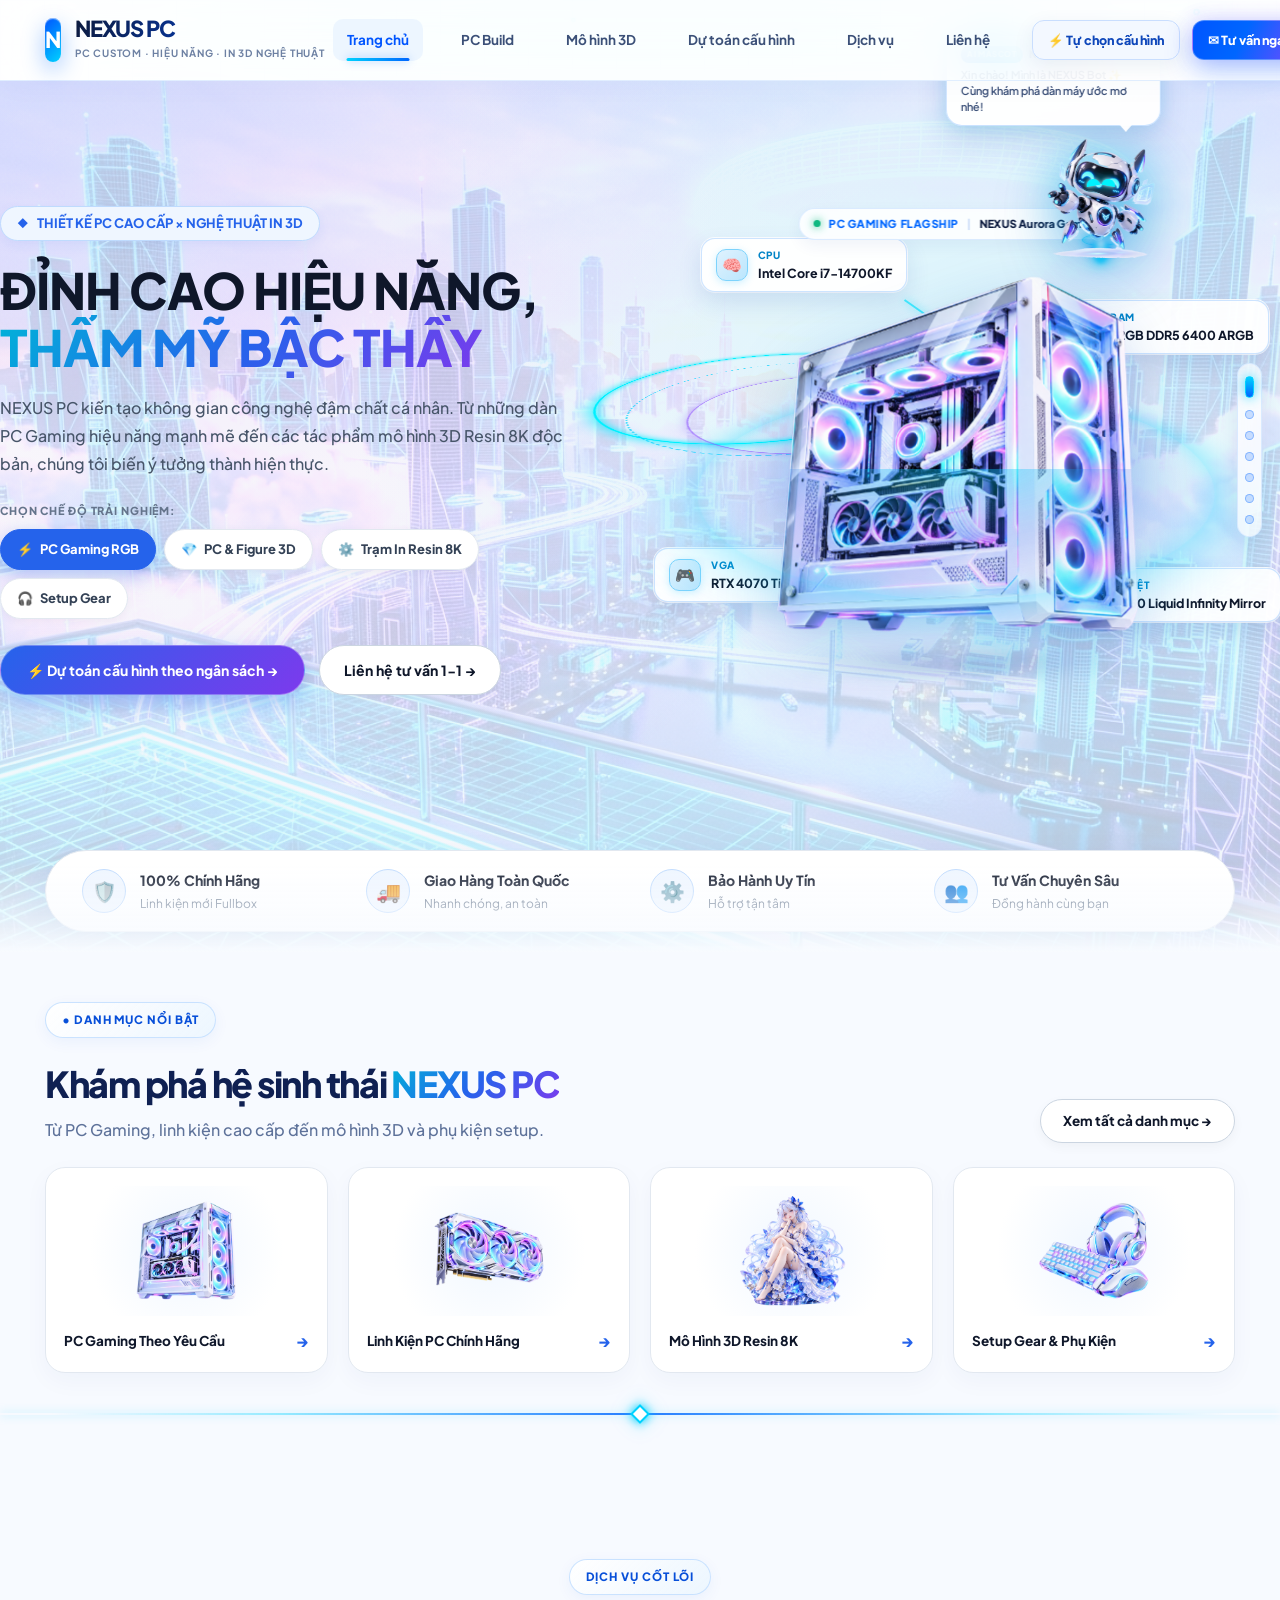
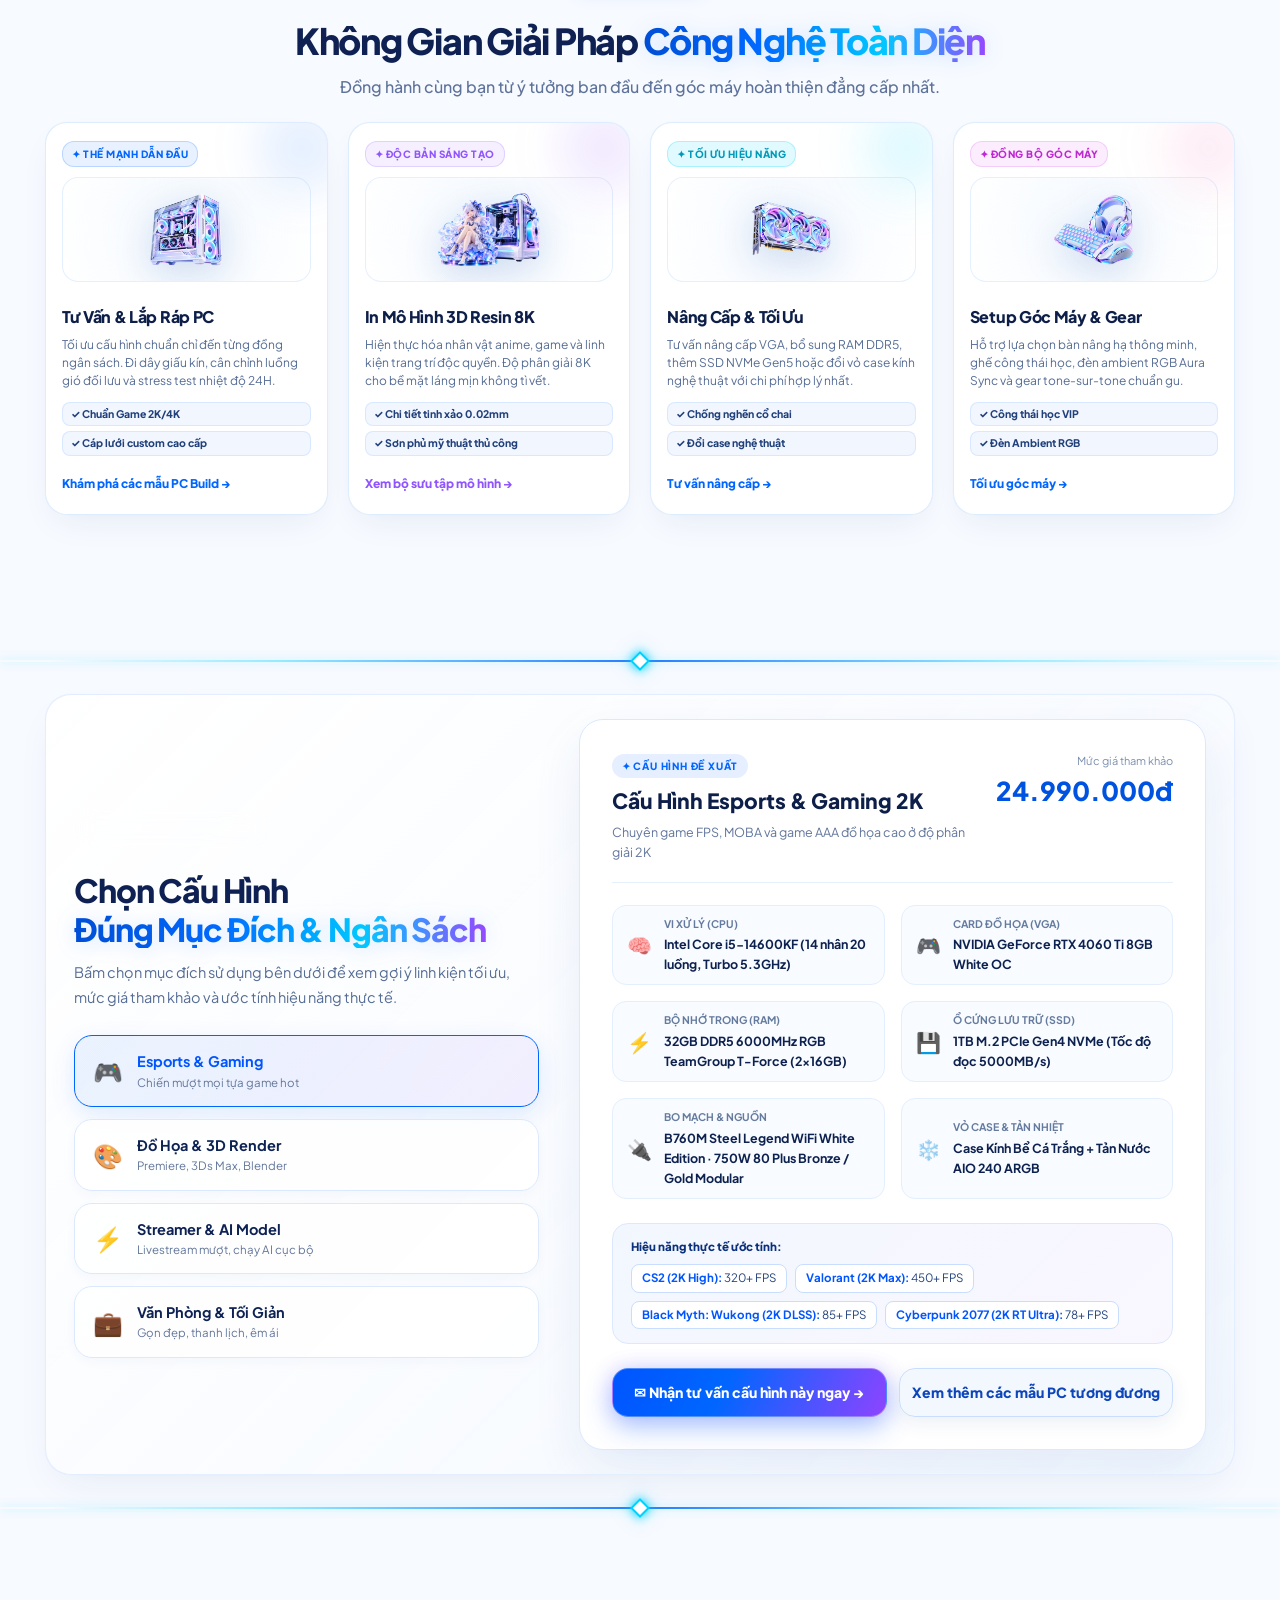
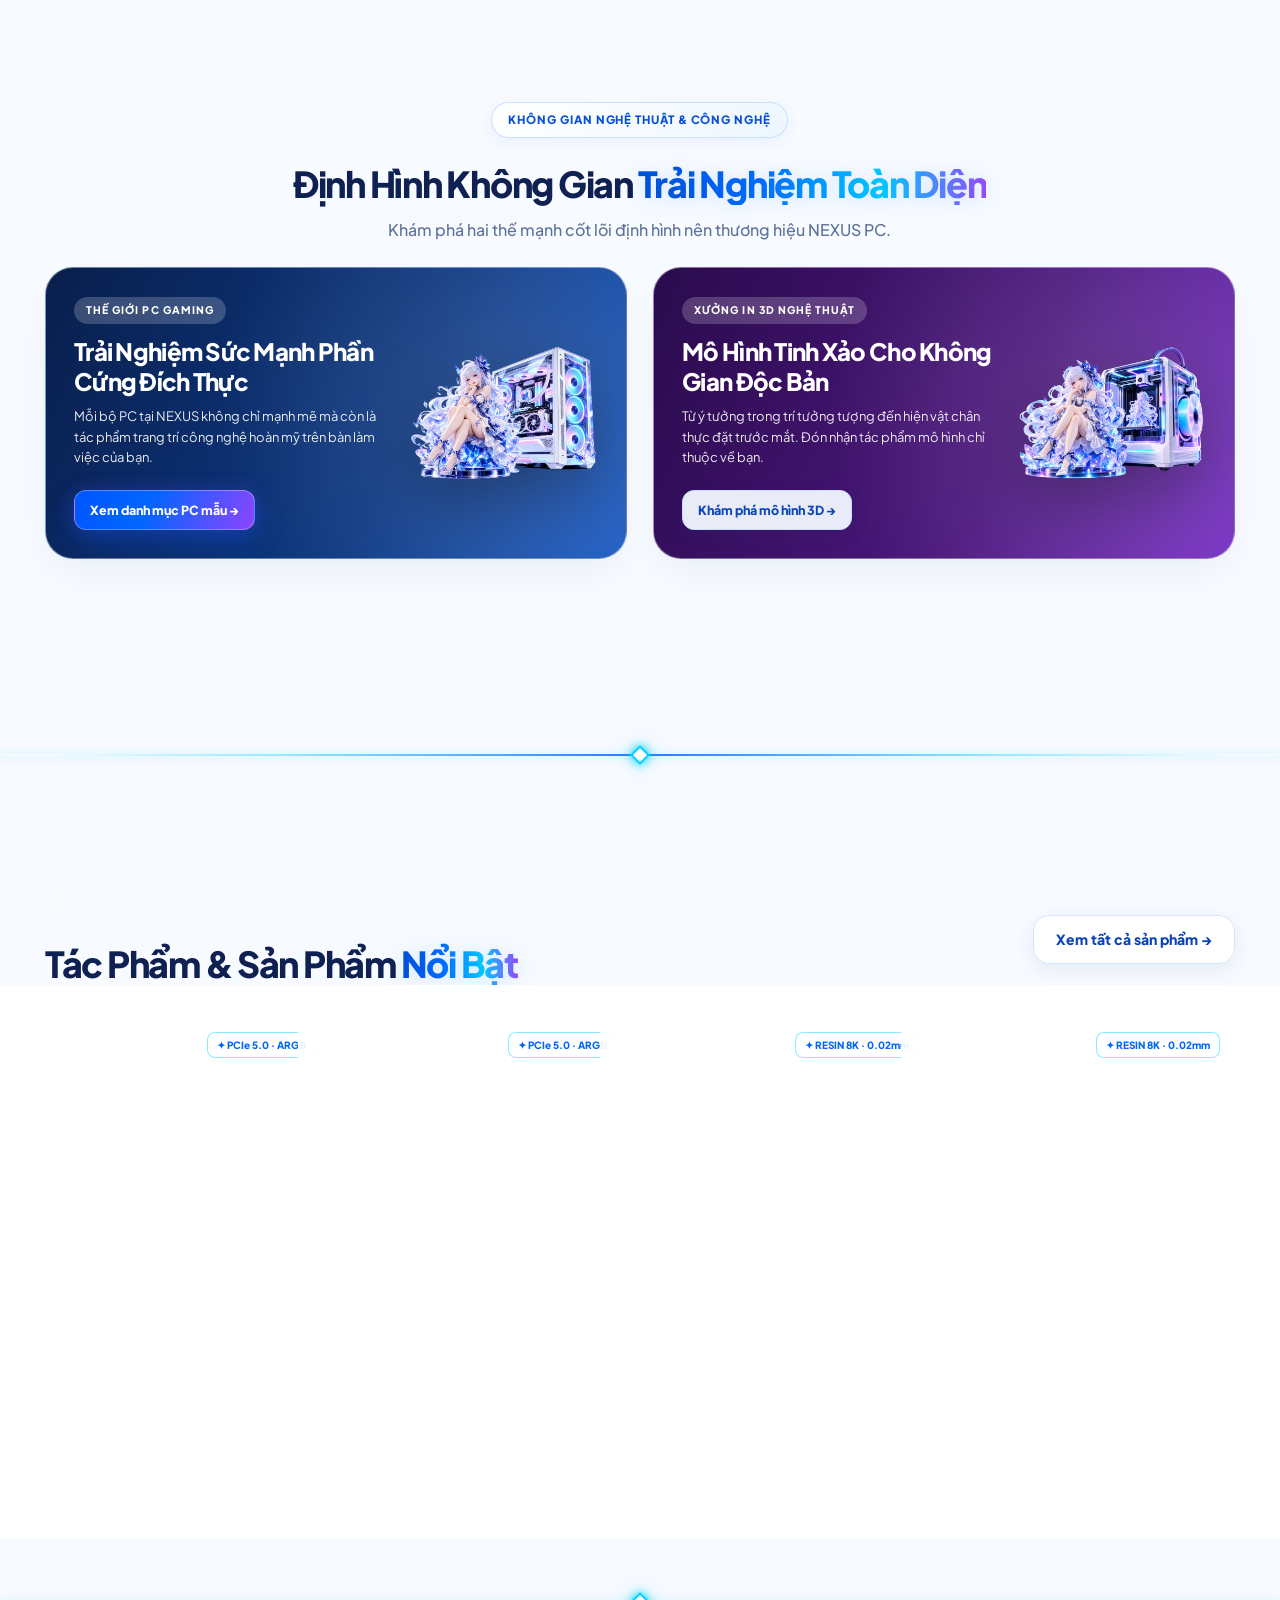
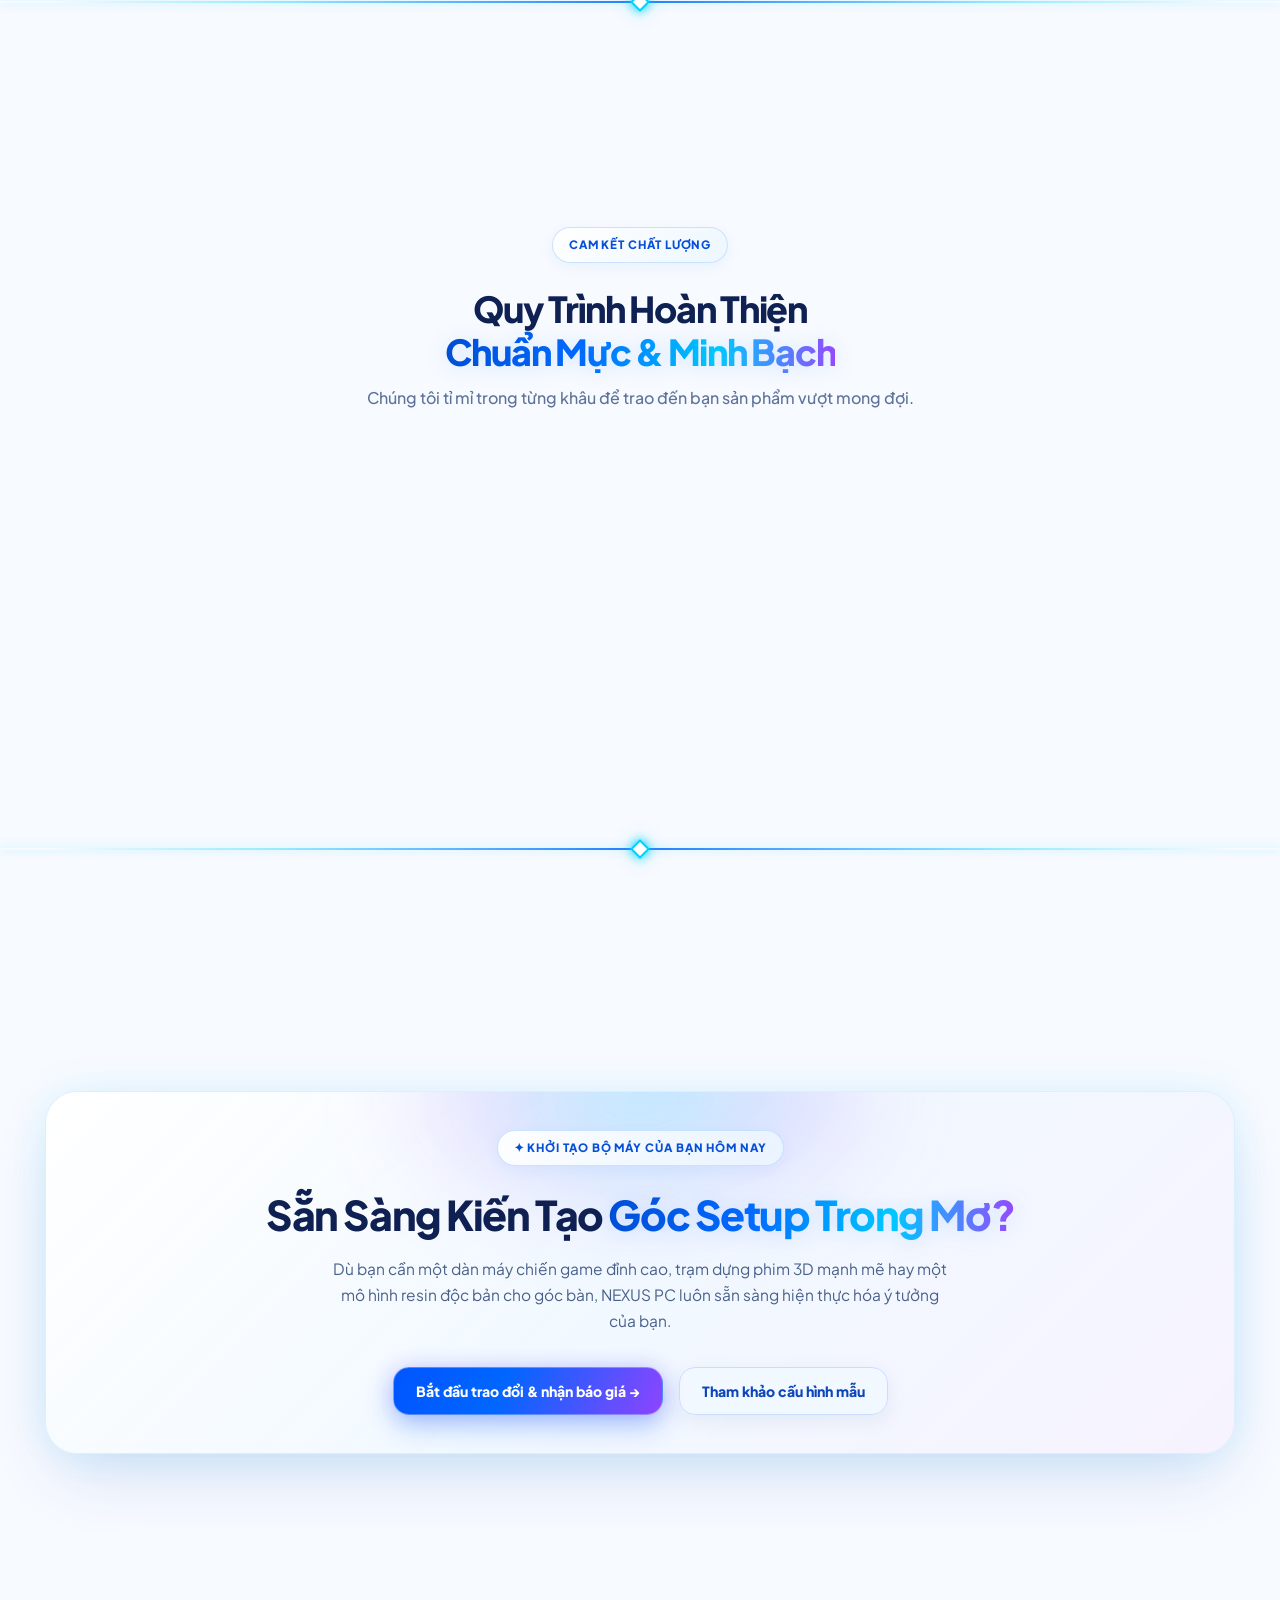
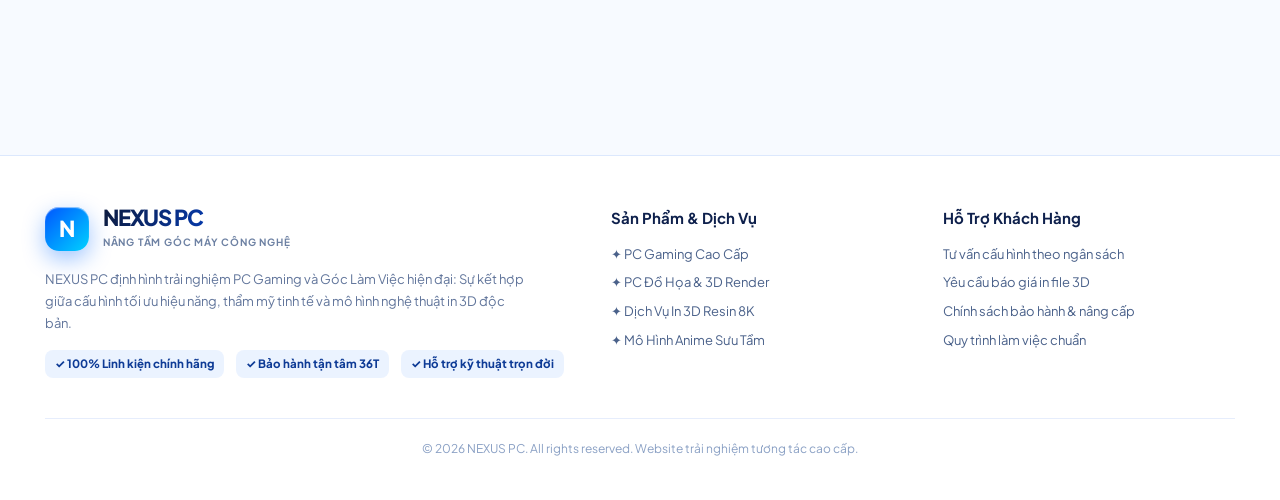
<file: index.html>
<!doctype html>
<html lang="vi">

<head>
    <meta charset="utf-8">
    <meta name="viewport" content="width=device-width,initial-scale=1">
    <title>NEXUS PC | PC Gaming Cao Cấp & In 3D Resin Nghệ Thuật</title>
    <meta name="description"
        content="NEXUS PC - Thiết kế, tư vấn, lắp ráp PC Gaming Panoramic cao cấp và dịch vụ in mô hình 3D Resin 8K theo yêu cầu.">
    <link rel="stylesheet" href="style.css?v=32">
</head>

<body data-page="home">
    <!-- GSAP Animation Core Libraries -->
    <script src="assets/gsap.min.js"></script>
    <script src="assets/ScrollTrigger.min.js"></script>
    <script src="assets/MotionPathPlugin.min.js"></script>
    <!-- Main Application Script -->
    <script src="app.js?v=32" defer></script>
</body>

</html>
</file>
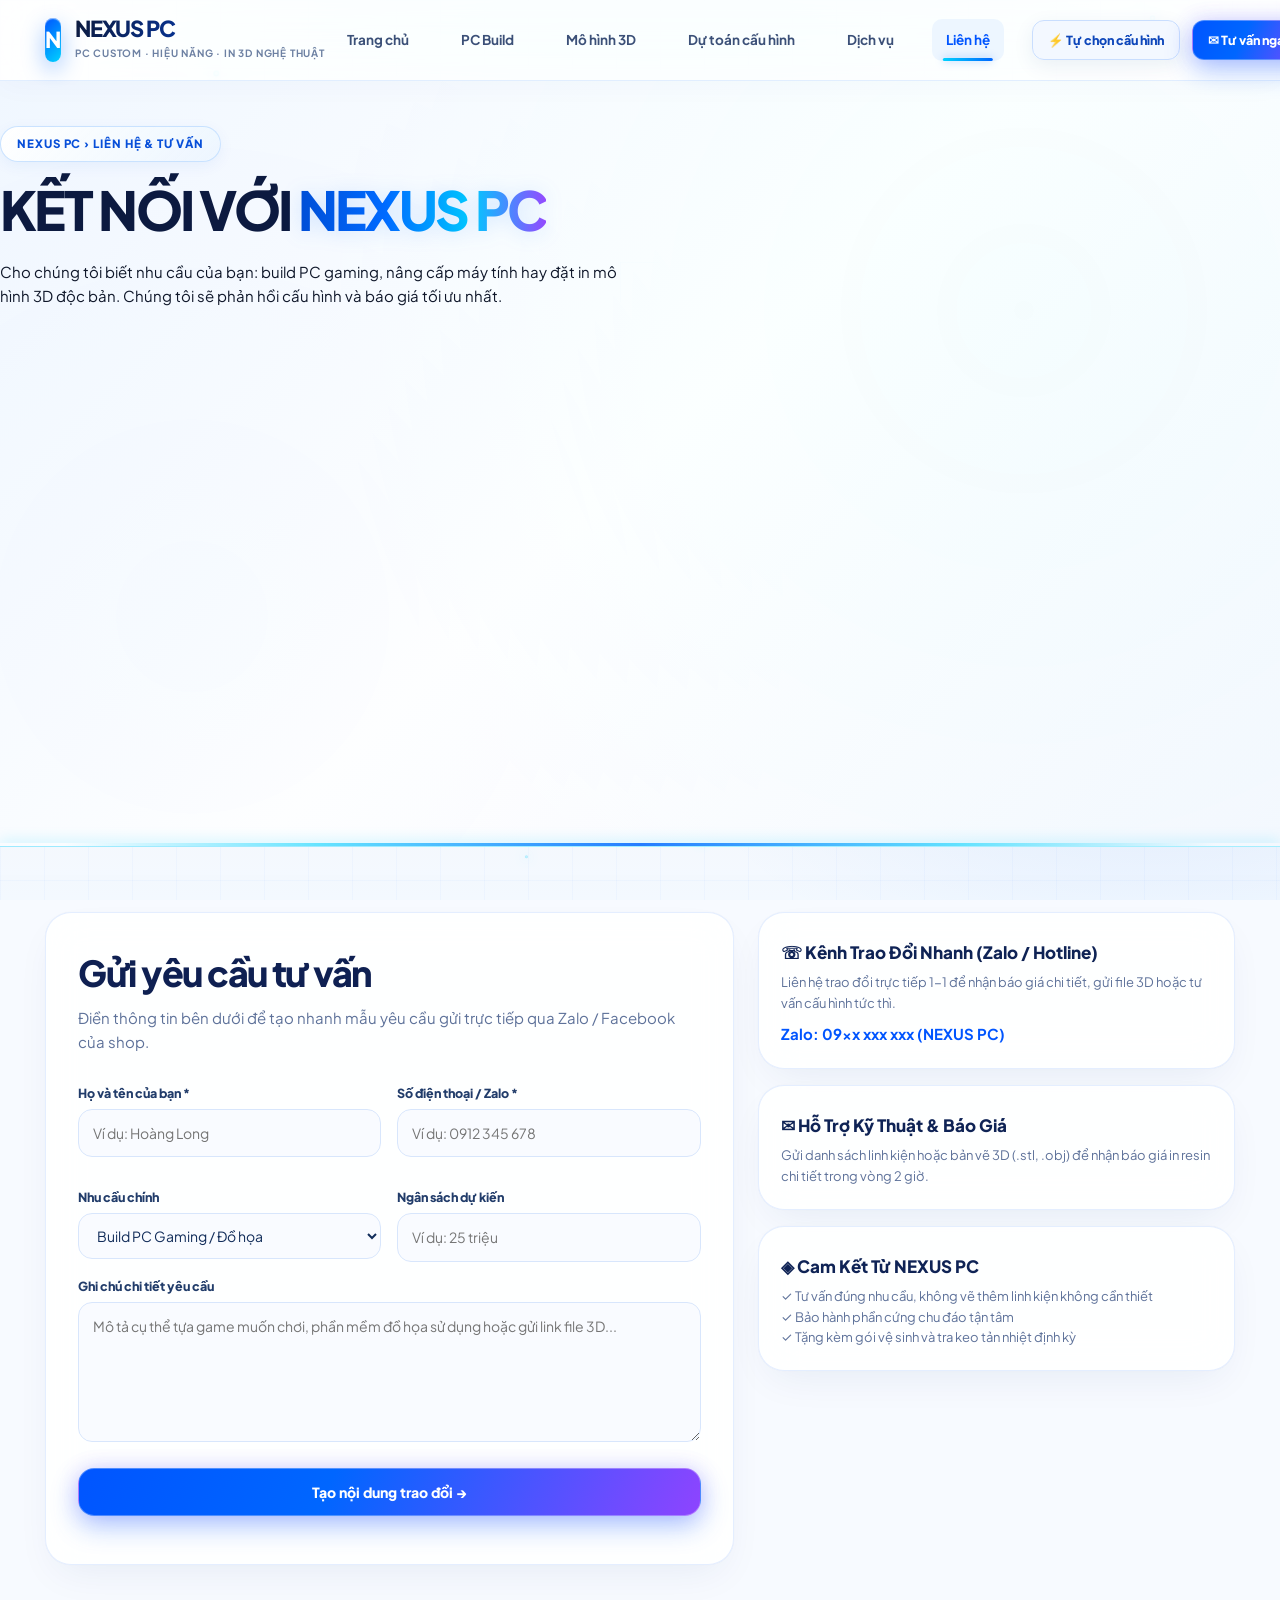
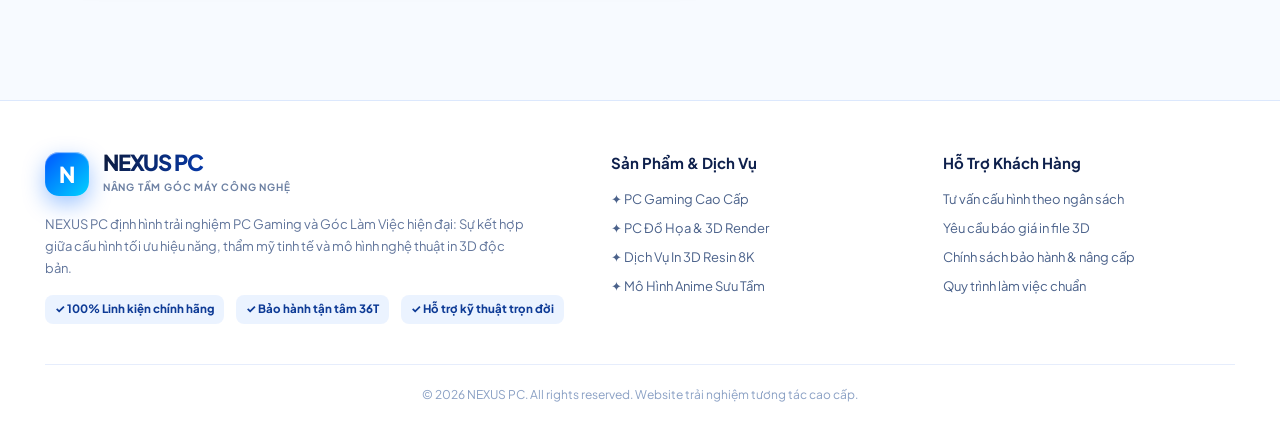
<file: contact.html>
<!doctype html>
<html lang="vi">
<head>
  <meta charset="utf-8">
  <meta name="viewport" content="width=device-width,initial-scale=1">
  <title>NEXUS PC | Liên Hệ & Tư Vấn Cấu Hình</title>
  <meta name="description" content="Kết nối với NEXUS PC để nhận tư vấn cấu hình máy tính và dịch vụ in 3D theo nhu cầu.">
  <link rel="stylesheet" href="style.css?v=32">
</head>
<body data-page="contact">
  <script src="assets/gsap.min.js"></script>
  <script src="assets/ScrollTrigger.min.js"></script>
  <script src="assets/MotionPathPlugin.min.js"></script>
  <script src="app.js?v=32" defer></script>
</body>
</html>
</file>
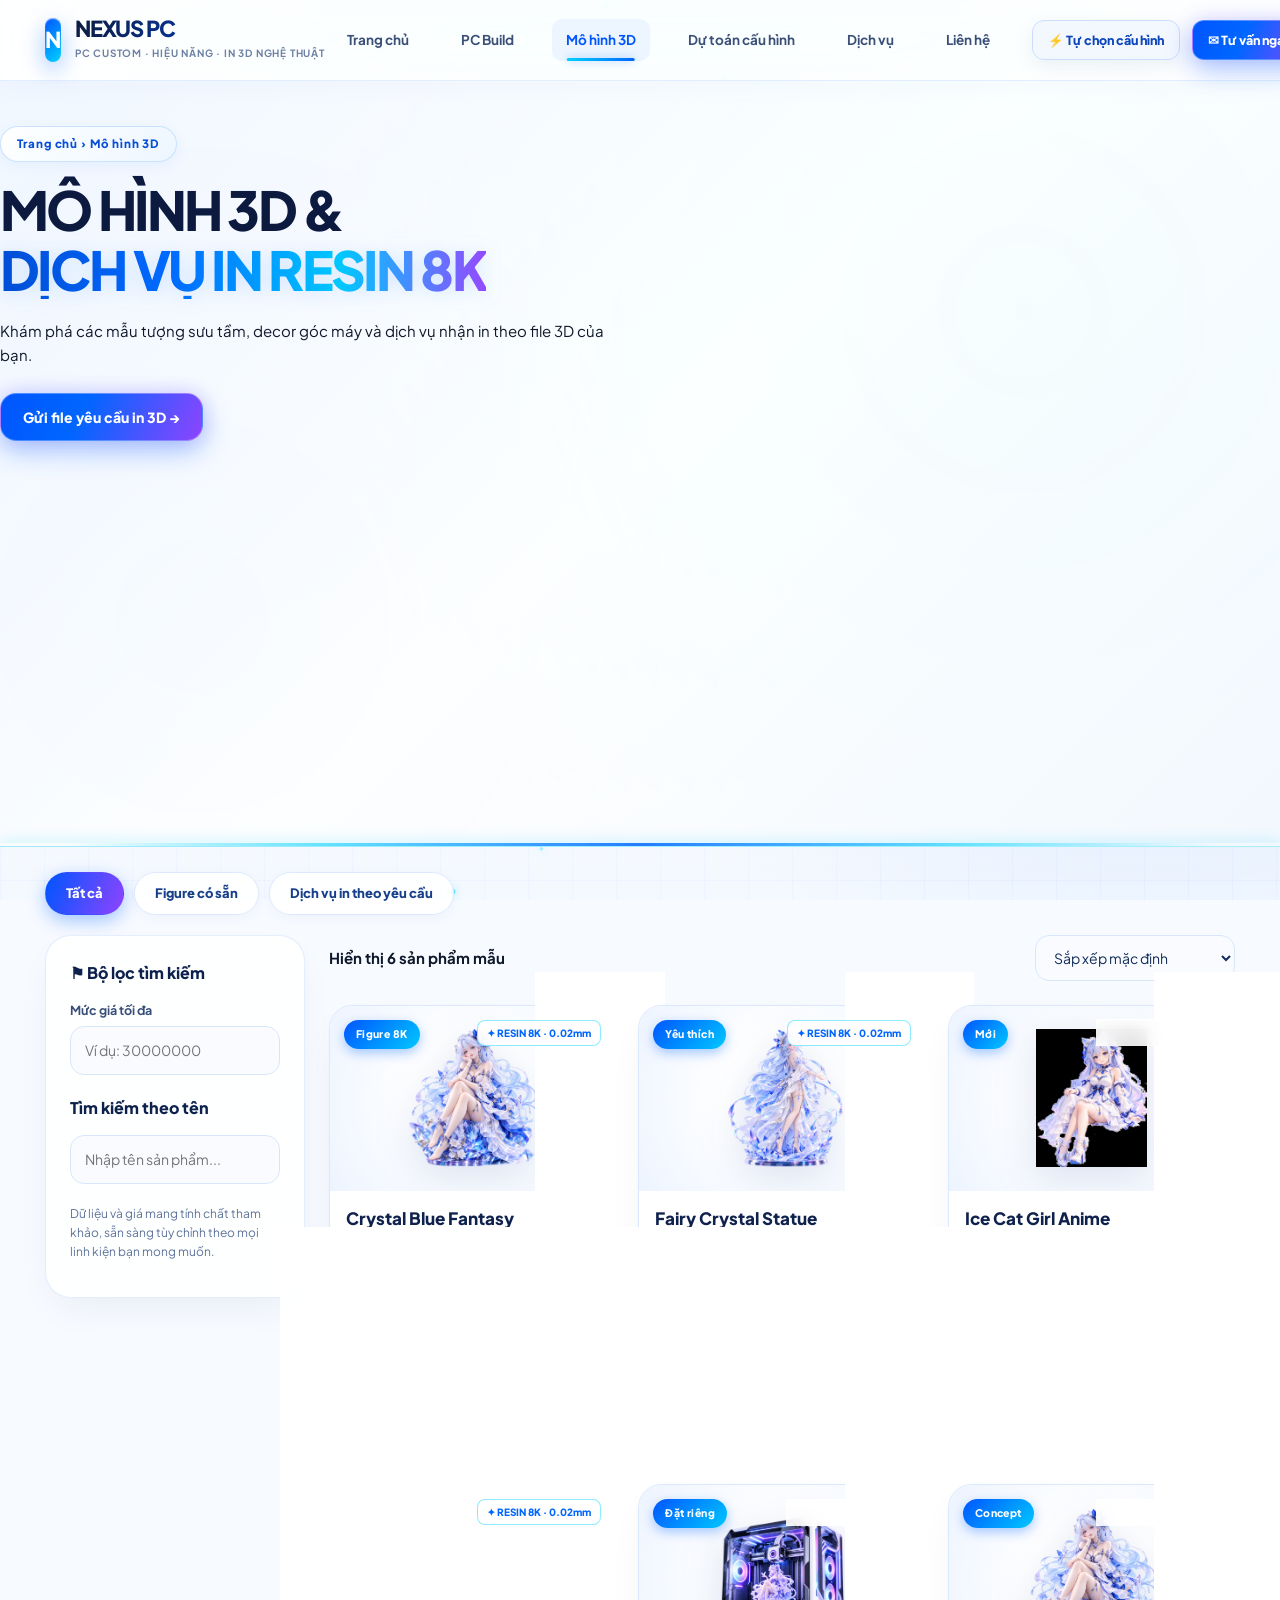
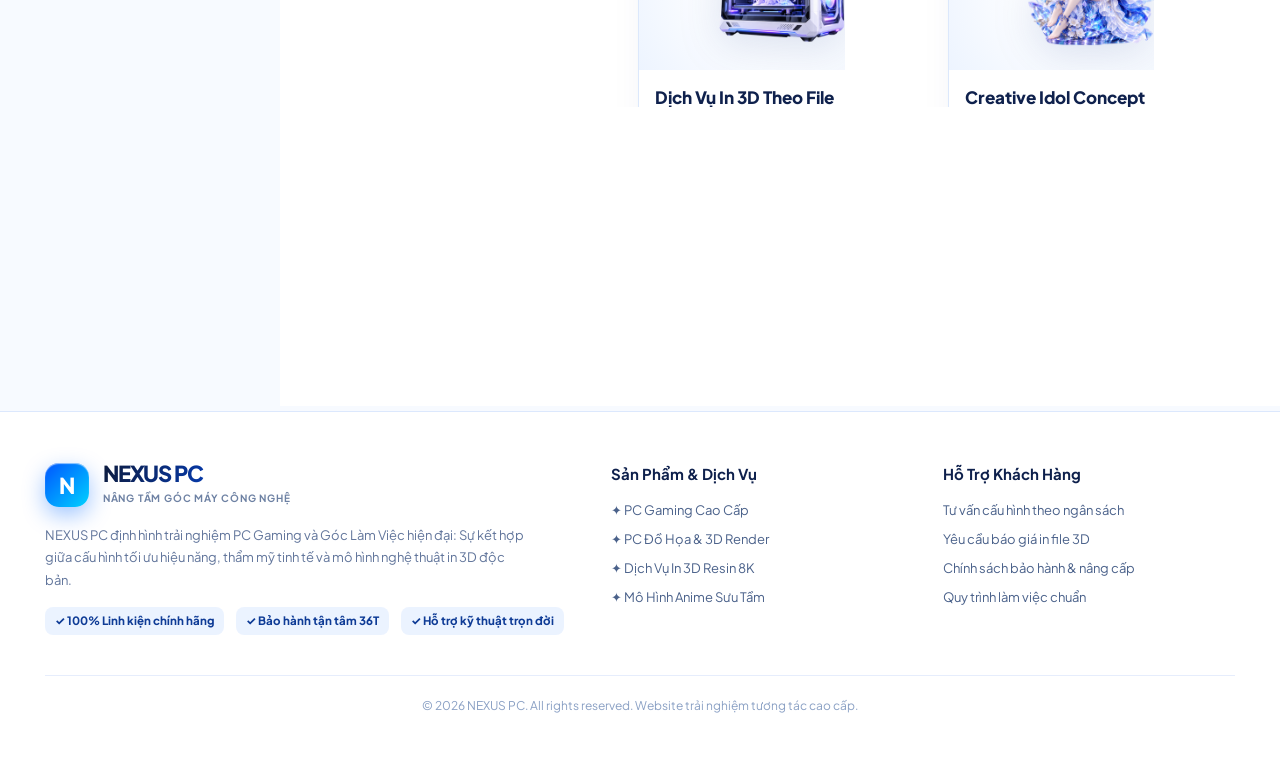
<file: models.html>
<!doctype html>
<html lang="vi">
<head>
  <meta charset="utf-8">
  <meta name="viewport" content="width=device-width,initial-scale=1">
  <title>NEXUS PC | Mô Hình 3D & Dịch Vụ In Resin 8K</title>
  <meta name="description" content="Khám phá các mẫu figure anime, tượng fantasy và dịch vụ in 3D Resin 8K theo yêu cầu.">
  <link rel="stylesheet" href="style.css?v=32">
</head>
<body data-page="figure">
  <script src="assets/gsap.min.js"></script>
  <script src="assets/ScrollTrigger.min.js"></script>
  <script src="assets/MotionPathPlugin.min.js"></script>
  <script src="app.js?v=32" defer></script>
</body>
</html>
</file>
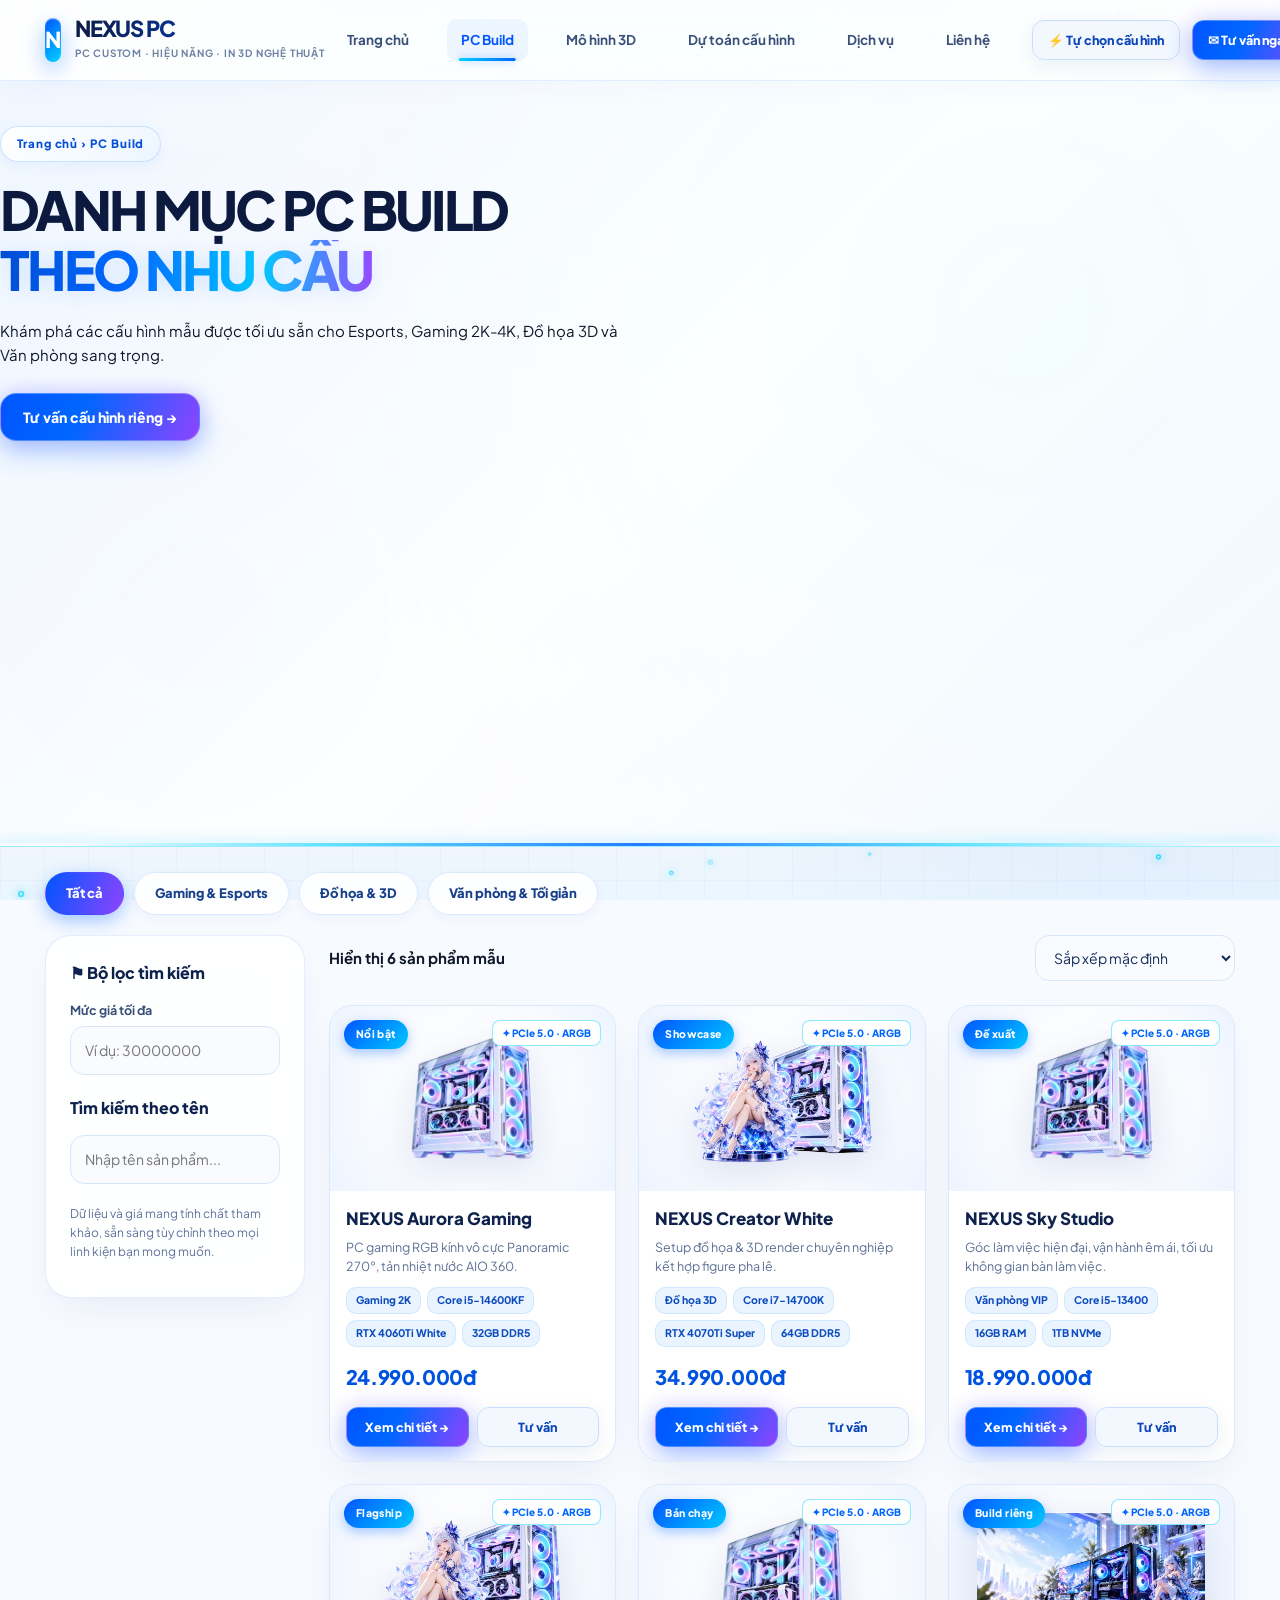
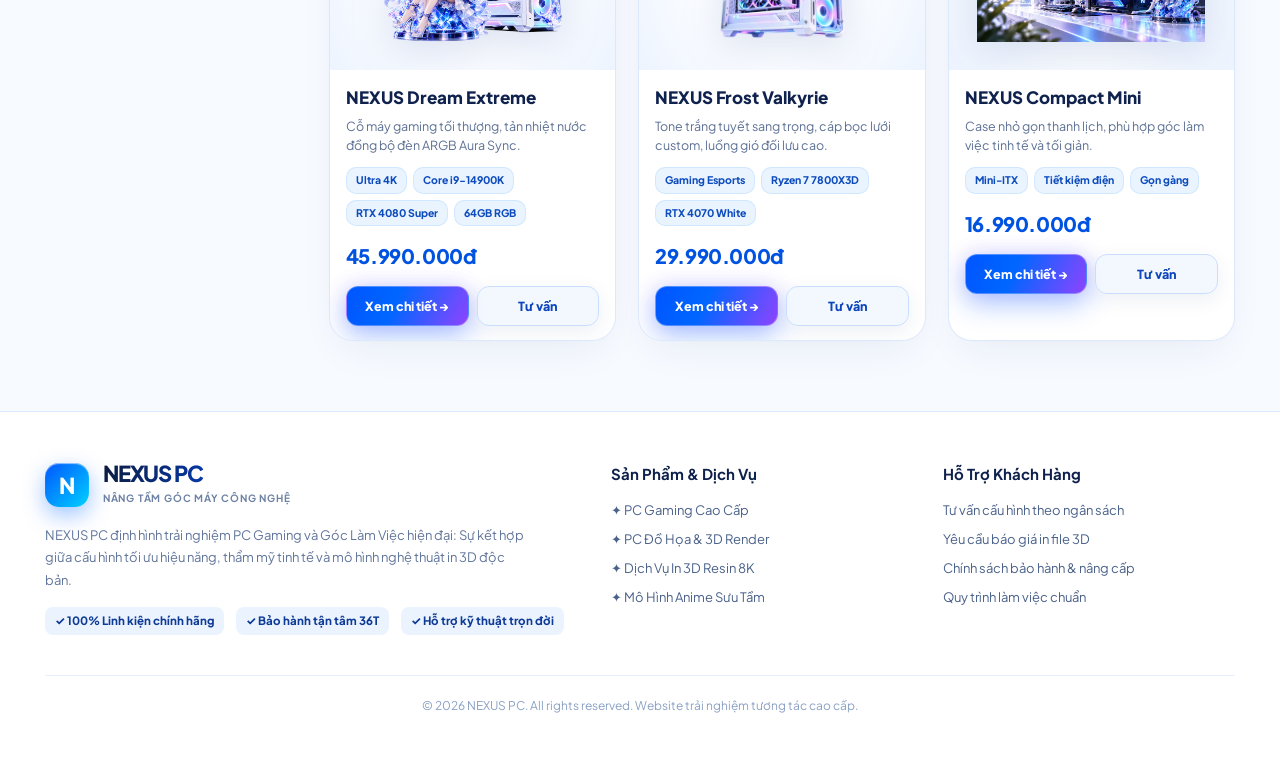
<file: pc.html>
<!doctype html>
<html lang="vi">
<head>
  <meta charset="utf-8">
  <meta name="viewport" content="width=device-width,initial-scale=1">
  <title>NEXUS PC | PC Build Theo Nhu Cầu</title>
  <meta name="description" content="Danh mục cấu hình PC Gaming, đồ họa và văn phòng được tối ưu hiệu năng tại NEXUS PC.">
  <link rel="stylesheet" href="style.css?v=32">
</head>
<body data-page="pc">
  <script src="assets/gsap.min.js"></script>
  <script src="assets/ScrollTrigger.min.js"></script>
  <script src="assets/MotionPathPlugin.min.js"></script>
  <script src="app.js?v=32" defer></script>
</body>
</html>
</file>
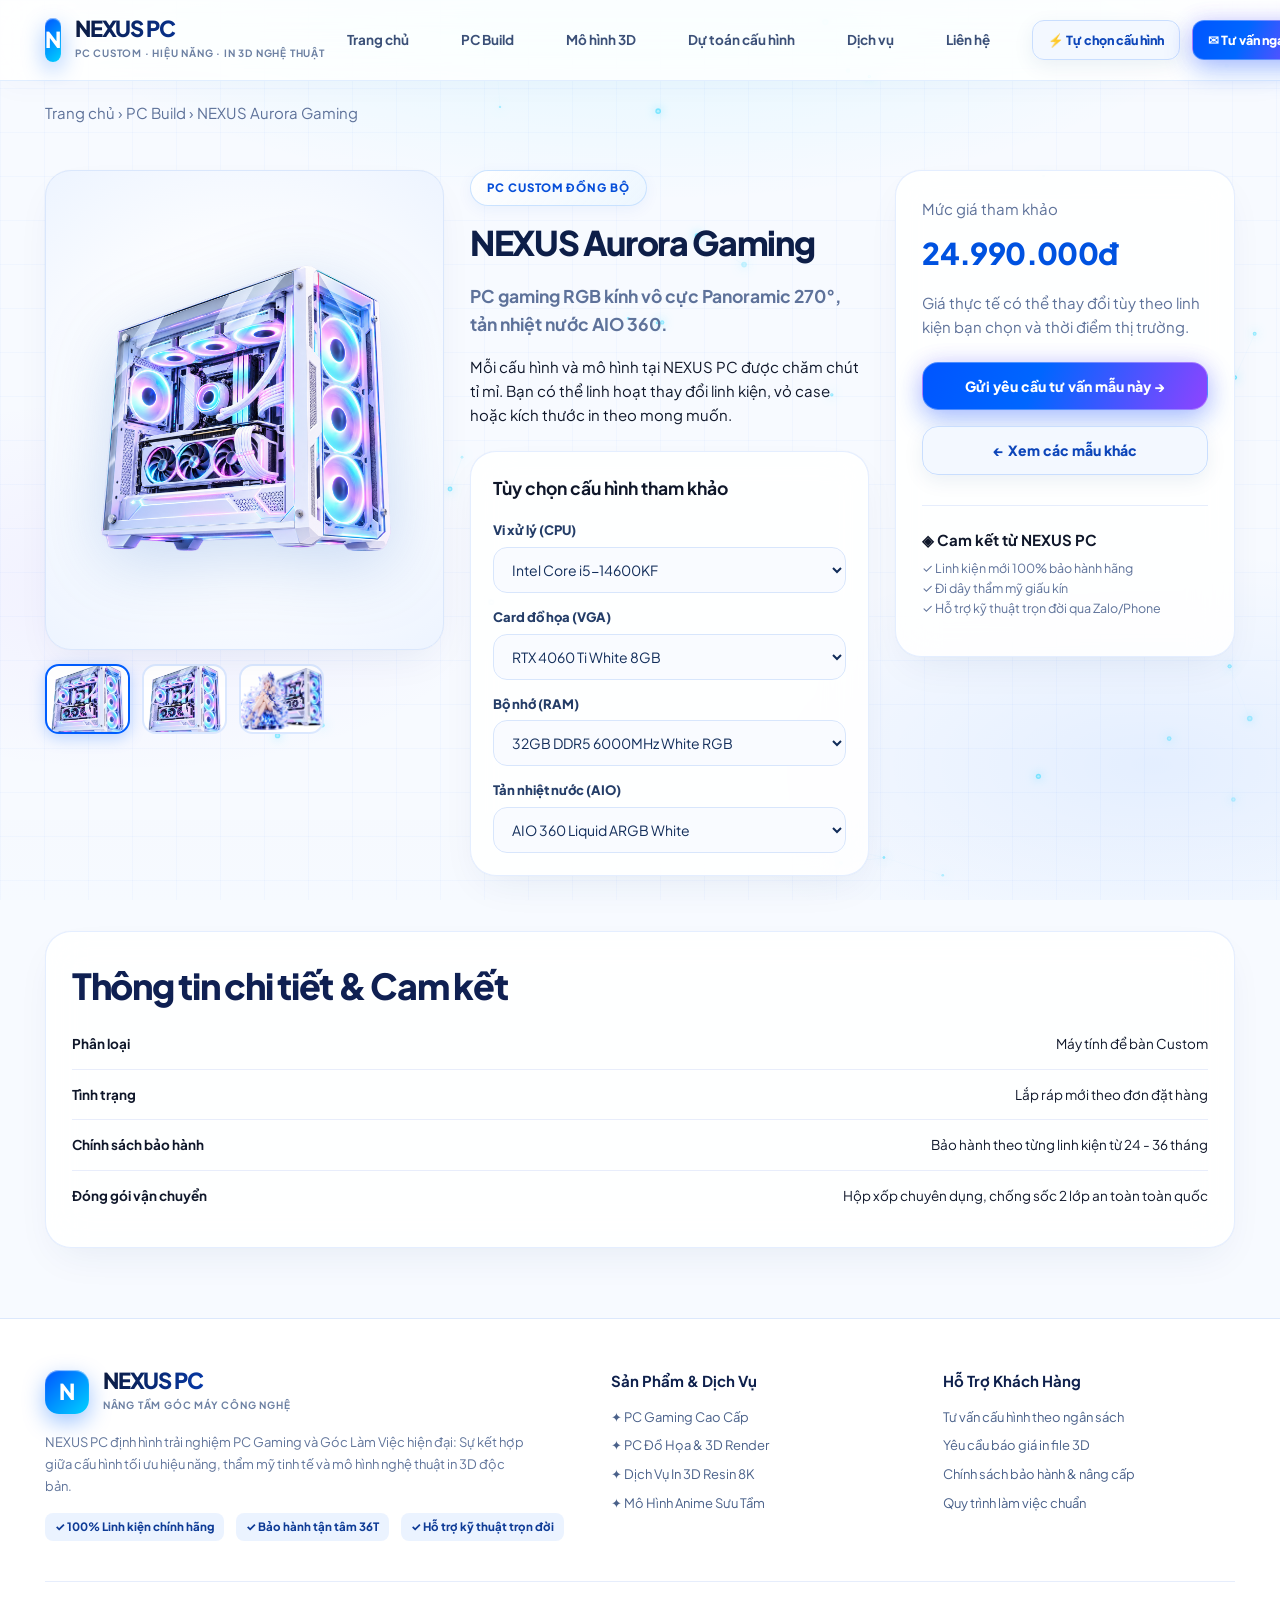
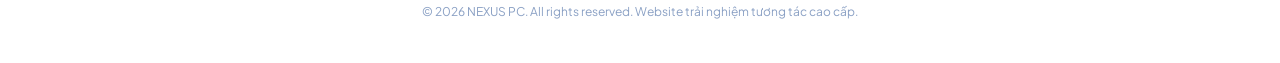
<file: product.html>
<!doctype html>
<html lang="vi">
<head>
  <meta charset="utf-8">
  <meta name="viewport" content="width=device-width,initial-scale=1">
  <title>NEXUS PC | Chi Tiết Sản Phẩm & Cấu Hình</title>
  <meta name="description" content="Chi tiết cấu hình PC Gaming và mô hình 3D cao cấp tại NEXUS PC.">
  <link rel="stylesheet" href="style.css?v=32">
</head>
<body data-page="detail">
  <script src="assets/gsap.min.js"></script>
  <script src="assets/ScrollTrigger.min.js"></script>
  <script src="assets/MotionPathPlugin.min.js"></script>
  <script src="app.js?v=32" defer></script>
</body>
</html>
</file>
<file: style.css>
@import url('https://fonts.googleapis.com/css2?family=Plus+Jakarta+Sans:wght@400;500;600;700;800;900&family=Inter:wght@400;500;600;700;800&display=swap');

:root {
  --navy: #09132e;
  --blue: #0066ff;
  --blue-hover: #0052cc;
  --cyan: #00d2ff;
  --purple: #9055ff;
  --pink: #f472b6;
  --ink: #0f1c3f;
  --ink-secondary: #3b5078;
  --muted: #5e729a;
  --line: #dbe7fb;
  --line-light: rgba(220, 235, 255, 0.75);
  --bg: #f8fbff;
  --white: #ffffff;
  --glass-bg: rgba(255, 255, 255, 0.82);
  --glass-border: rgba(255, 255, 255, 0.95);
  --glow-blue: rgba(0, 102, 255, 0.16);
  --glow-cyan: rgba(0, 210, 255, 0.22);
  --glow-purple: rgba(144, 85, 255, 0.18);
  --card-shadow: 0 16px 40px -12px rgba(18, 54, 116, 0.08), 0 0 1px rgba(18, 54, 116, 0.1);
  --card-hover-shadow: 0 28px 60px -15px rgba(0, 102, 255, 0.18), 0 0 30px rgba(0, 210, 255, 0.14);
}

* {
  box-sizing: border-box;
}

html {
  scroll-behavior: auto;
}

body {
  margin: 0;
  font: 15px/1.6 'Plus Jakarta Sans', 'Inter', -apple-system, BlinkMacSystemFont, sans-serif;
  color: #0f172a;
  background-color: #f7faff;
  background-image:
    radial-gradient(ellipse 80% 50% at 50% -10%, rgba(0, 210, 255, 0.12) 0%, transparent 65%),
    radial-gradient(ellipse 60% 40% at 90% 85%, rgba(0, 102, 255, 0.08) 0%, transparent 60%),
    radial-gradient(ellipse 50% 35% at 10% 65%, rgba(144, 85, 255, 0.06) 0%, transparent 60%),
    linear-gradient(rgba(0, 102, 255, 0.028) 1px, transparent 1px),
    linear-gradient(90deg, rgba(0, 102, 255, 0.028) 1px, transparent 1px);
  background-size: 100% 100%, 100% 100%, 100% 100%, 44px 44px, 44px 44px;
  background-attachment: fixed;
  overflow-x: hidden;
  position: relative;
  min-height: 100vh;
}

/* Background Canvas */
#canvasParticles {
  position: fixed;
  top: 0;
  left: 0;
  width: 100%;
  height: 100%;
  pointer-events: none;
  z-index: 0;
  opacity: 1;
}

.ambient-spotlight {
  display: none !important;
}


/* Scroll Progress Bar */
.scroll-progress-bar {
  position: absolute;
  bottom: 0;
  left: 0;
  height: 2.5px;
  width: 0%;
  background: linear-gradient(90deg, #00d2ff, #0066ff, #9055ff, #f472b6);
  z-index: 101;
  transition: width 0.1s ease-out;
  box-shadow: 0 0 10px rgba(0, 210, 255, 0.6);
}

a {
  color: inherit;
  text-decoration: none;
}

button,
input,
select,
textarea {
  font: inherit;
}

button {
  cursor: pointer;
}

button:disabled {
  opacity: 0.5;
  cursor: default;
}

.container {
  max-width: 1480px;
  width: 93%;
  margin: auto;
  position: relative;
  z-index: 2;
}

/* ==========================================================================
   HEADER & NAVBAR
   ========================================================================== */
header {
  position: sticky;
  top: 0;
  z-index: 99;
  background: rgba(255, 255, 255, 0.85);
  backdrop-filter: blur(24px) saturate(180%);
  -webkit-backdrop-filter: blur(24px) saturate(180%);
  border-bottom: 1px solid rgba(220, 235, 255, 0.85);
  transition: all 0.3s ease;
  box-shadow: 0 4px 30px rgba(0, 50, 150, 0.03);
}

header.scrolled {
  background: rgba(255, 255, 255, 0.94);
  box-shadow: 0 10px 35px rgba(0, 50, 150, 0.08);
  border-bottom-color: rgba(190, 220, 255, 0.9);
}

.nav {
  display: flex;
  align-items: center;
  justify-content: space-between;
  min-height: 80px;
  gap: 28px;
}

.logo {
  display: flex;
  align-items: center;
  gap: 14px;
  font-weight: 900;
  min-width: 260px;
}

.logoicon {
  width: 44px;
  height: 44px;
  border-radius: 14px;
  background: linear-gradient(135deg, #0055ff 0%, #00d2ff 100%);
  color: #fff;
  display: grid;
  place-items: center;
  font-size: 22px;
  font-weight: 900;
  box-shadow: 0 8px 22px rgba(0, 102, 255, 0.38), inset 0 1px 1px rgba(255, 255, 255, 0.6);
  transition: transform 0.35s cubic-bezier(0.16, 1, 0.3, 1), box-shadow 0.35s ease;
}

.logo:hover .logoicon {
  transform: rotate(-6deg) scale(1.08);
  box-shadow: 0 12px 28px rgba(0, 102, 255, 0.5), inset 0 1px 1px rgba(255, 255, 255, 0.8);
}

.logo b {
  display: block;
  font-size: 22px;
  line-height: 1;
  font-weight: 900;
  letter-spacing: -0.05em;
  background: linear-gradient(110deg, #0d1b3e 0%, #0051ff 100%);
  -webkit-background-clip: text;
  background-clip: text;
  color: transparent;
}

.logo small {
  font-size: 10px;
  letter-spacing: 0.08em;
  color: #6d81a3;
  white-space: nowrap;
  font-weight: 700;
}

.links {
  display: flex;
  gap: 24px;
  flex: 1;
  align-items: center;
  justify-content: center;
}

.links a {
  font-size: 13.5px;
  font-weight: 700;
  white-space: nowrap;
  padding: 10px 14px;
  border-radius: 10px;
  position: relative;
  color: #3b5078;
  transition: all 0.25s cubic-bezier(0.2, 0.8, 0.2, 1);
}

.links a::after {
  content: '';
  position: absolute;
  left: 50%;
  bottom: 0px;
  width: 0%;
  height: 2.5px;
  border-radius: 3px;
  background: linear-gradient(90deg, #00d2ff, #0066ff);
  transition: all 0.3s cubic-bezier(0.2, 0.8, 0.2, 1);
  transform: translateX(-50%);
}

.links a:hover {
  color: #0055ff;
  background: rgba(235, 245, 255, 0.65);
}

.links a:hover::after {
  width: 60%;
}

.links a.active {
  color: #0055ff;
  background: rgba(235, 245, 255, 0.9);
}

.links a.active::after {
  width: 70%;
  box-shadow: 0 0 8px rgba(0, 102, 255, 0.4);
}

.nav-actions {
  display: flex;
  gap: 12px;
  align-items: center;
}

/* ==========================================================================
   BUTTONS & PILLS
   ========================================================================== */
.btn,
.pill {
  display: inline-flex;
  gap: 10px;
  align-items: center;
  justify-content: center;
  border-radius: 16px;
  padding: 12px 22px;
  font-weight: 800;
  font-size: 14px;
  border: 1px solid #d4e4fc;
  color: #0c43b8;
  background: rgba(255, 255, 255, 0.95);
  box-shadow: 0 6px 20px rgba(18, 60, 130, 0.08);
  transition: all 0.35s cubic-bezier(0.16, 1, 0.3, 1);
  white-space: nowrap;
  position: relative;
  overflow: hidden;
}

.btn::before,
.pill::before {
  content: '';
  position: absolute;
  top: 0;
  left: -100%;
  width: 60%;
  height: 100%;
  background: linear-gradient(90deg, transparent, rgba(255, 255, 255, 0.6), transparent);
  transform: skewX(-25deg);
  transition: left 0.75s ease;
}

.btn:hover::before,
.pill:hover::before {
  left: 150%;
}

.btn.primary {
  border: 1px solid rgba(255, 255, 255, 0.3);
  color: #fff;
  background: linear-gradient(115deg, #0055ff 0%, #0066ff 40%, #8e44ff 100%);
  box-shadow: 0 10px 28px rgba(0, 90, 255, 0.32), 0 0 20px rgba(142, 68, 255, 0.18);
}

.btn.primary:hover {
  transform: translateY(-3px) scale(1.02);
  box-shadow: 0 16px 36px rgba(0, 90, 255, 0.45), 0 0 28px rgba(142, 68, 255, 0.35);
  background: linear-gradient(115deg, #004ee6 0%, #0060f6 40%, #9a54ff 100%);
}

.btn.secondary {
  background: rgba(243, 248, 255, 0.95);
  color: #0d46ba;
  border-color: #c9defe;
}

.btn.secondary:hover {
  background: #ffffff;
  border-color: #0066ff;
  color: #0052e0;
  box-shadow: 0 10px 25px rgba(0, 102, 255, 0.15);
  transform: translateY(-2px);
}

.btn:hover,
.pill:hover {
  transform: translateY(-3px);
  box-shadow: 0 12px 28px rgba(20, 75, 175, 0.16);
}

.small {
  padding: 9px 15px;
  font-size: 12.5px;
  border-radius: 12px;
}

/* ==========================================================================
   TYPOGRAPHY
   ========================================================================== */
h1,
h2,
h3,
h4,
p {
  margin-top: 0;
}

h1 {
  font-weight: 900;
  letter-spacing: -0.05em;
  line-height: 1.1;
  font-size: clamp(38px, 4.2vw, 64px);
  margin-bottom: 20px;
  color: #0c1a40;
}

h1 .gradient,
h2 .gradient {
  background: linear-gradient(90deg, #004ed6 0%, #006aff 35%, #00c8ff 70%, #944aff 100%);
  -webkit-background-clip: text;
  background-clip: text;
  color: transparent;
  display: inline-block;
  filter: drop-shadow(0 2px 10px rgba(0, 106, 255, 0.15));
}

h2 {
  font-size: clamp(28px, 2.8vw, 42px);
  font-weight: 900;
  line-height: 1.2;
  letter-spacing: -0.035em;
  margin: 6px 0 12px;
  color: #0f2052;
}

.eyebrow {
  display: inline-flex;
  align-items: center;
  gap: 7px;
  font-size: 11.5px;
  font-weight: 800;
  letter-spacing: 0.08em;
  color: #074fd9;
  background: linear-gradient(135deg, rgba(255, 255, 255, 0.95), rgba(235, 245, 255, 0.85));
  border: 1px solid rgba(190, 220, 255, 0.8);
  padding: 8px 16px;
  border-radius: 30px;
  margin-bottom: 18px;
  box-shadow: 0 4px 15px rgba(0, 80, 220, 0.06);
  backdrop-filter: blur(10px);
}

/* ==========================================================================
   HERO SHOWCASE: THE QUANTUM HOLO-DECK STAGE
   ========================================================================== */
.hero {
  position: relative;
  min-height: 720px;
  display: flex;
  align-items: center;
  overflow: hidden;
  background: radial-gradient(ellipse at 80% 40%, rgba(215, 238, 255, 0.6) 0%, rgba(240, 235, 255, 0.4) 40%, rgba(248, 251, 255, 0) 70%);
}

.hero::after {
  content: '';
  position: absolute;
  bottom: 0;
  left: 0;
  right: 0;
  height: 90px;
  background: linear-gradient(to top, var(--bg) 0%, transparent 100%);
  pointer-events: none;
  z-index: 4;
}

.hero.inner {
  min-height: 320px;
  position: relative;
  display: flex;
  flex-direction: column;
  justify-content: center;
  background: linear-gradient(135deg, #f0f7ff 0%, #ffffff 50%, #f4f8fe 100%) !important;
  border-bottom: 1px solid rgba(0, 210, 255, 0.35);
  overflow: hidden;
  padding: 55px 0 40px;
}

.hero.inner::before {
  content: '';
  position: absolute;
  inset: 0;
  background-image: 
    radial-gradient(circle at 80% 30%, rgba(0, 210, 255, 0.14) 0%, transparent 60%),
    radial-gradient(circle at 15% 70%, rgba(37, 99, 235, 0.08) 0%, transparent 50%),
    linear-gradient(rgba(0, 102, 255, 0.035) 1px, transparent 1px),
    linear-gradient(90deg, rgba(0, 102, 255, 0.035) 1px, transparent 1px);
  background-size: 100% 100%, 100% 100%, 40px 40px, 40px 40px;
  pointer-events: none;
  z-index: 1;
}

.hero.inner::after {
  content: '';
  position: absolute;
  bottom: 0;
  left: 0;
  right: 0;
  height: 3px;
  background: linear-gradient(90deg, transparent 5%, rgba(0, 210, 255, 0.6) 25%, rgba(0, 102, 255, 0.85) 50%, rgba(0, 210, 255, 0.6) 75%, transparent 95%);
  box-shadow: 0 0 14px rgba(0, 210, 255, 0.5);
  z-index: 4;
}

.hero-content {
  position: relative;
  z-index: 3;
  width: 100%;
  display: grid;
  grid-template-columns: 1.05fr 1.15fr;
  align-items: center;
  gap: 40px;
  min-height: inherit;
  padding: 50px 0 70px;
}

.hero.inner .hero-content {
  display: block;
  padding: 20px 0;
}

/* ==========================================================================
   CYBER SECTION TRANSITION DIVIDER
   ========================================================================== */
.cyber-section-divider {
  width: 100%;
  max-width: 1480px;
  margin: 10px auto;
  height: 2px;
  position: relative;
  background: linear-gradient(90deg, transparent 4%, rgba(0, 210, 255, 0.4) 22%, rgba(0, 102, 255, 0.85) 50%, rgba(0, 210, 255, 0.4) 78%, transparent 96%);
  z-index: 8;
  box-shadow: 0 0 10px rgba(0, 210, 255, 0.35);
}

.cyber-section-divider::before {
  content: '';
  position: absolute;
  top: 50%;
  left: 50%;
  transform: translate(-50%, -50%) rotate(45deg);
  width: 10px;
  height: 10px;
  background: #ffffff;
  border: 2px solid #00d2ff;
  box-shadow: 0 0 10px #00d2ff, 0 0 18px rgba(0, 210, 255, 0.5);
}


.hero-copy {
  max-width: 620px;
  position: relative;
  z-index: 5;
}

.hero-description {
  font-size: 16px;
  max-width: 580px;
  color: #3b5078;
  font-weight: 500;
  line-height: 1.8;
  margin-bottom: 24px;
}

/* Hero Mode Switcher */
.hero-mode-switcher-wrap {
  margin: 24px 0 28px;
}

.switcher-label {
  display: block;
  font-size: 11px;
  font-weight: 800;
  letter-spacing: 0.08em;
  color: #556c94;
  margin-bottom: 10px;
}

.hero-mode-switcher {
  display: flex;
  gap: 8px;
  flex-wrap: wrap;
}

.hero-mode-btn {
  display: inline-flex;
  align-items: center;
  gap: 7px;
  padding: 9px 15px;
  border-radius: 14px;
  border: 1px solid #d8e6fc;
  background: rgba(255, 255, 255, 0.85);
  font-size: 12.5px;
  font-weight: 750;
  color: #21407a;
  box-shadow: 0 4px 12px rgba(18, 54, 116, 0.04);
  transition: all 0.25s cubic-bezier(0.16, 1, 0.3, 1);
}

.hero-mode-btn:hover {
  transform: translateY(-2px);
  border-color: #7bb2ff;
  color: #0055ff;
}

.hero-mode-btn.active {
  background: linear-gradient(115deg, #0055ff 0%, #0077ff 60%, #8e44ff 100%);
  color: #fff;
  border-color: transparent;
  box-shadow: 0 6px 18px rgba(0, 102, 255, 0.35);
}

.hero-actions {
  display: flex;
  gap: 14px;
  flex-wrap: wrap;
  margin: 28px 0 32px;
}

/* Trust Bar */
.hero-trust-bar {
  display: flex;
  gap: 20px;
  flex-wrap: wrap;
  background: rgba(255, 255, 255, 0.7);
  backdrop-filter: blur(14px);
  border: 1px solid rgba(220, 235, 255, 0.85);
  padding: 12px 20px;
  border-radius: 20px;
  box-shadow: 0 8px 24px rgba(0, 50, 150, 0.04);
  width: fit-content;
}

.trust-item {
  display: flex;
  align-items: center;
  gap: 10px;
  padding-right: 18px;
  border-right: 1px solid #d5e5fb;
}

.trust-item:last-child {
  border: 0;
  padding-right: 0;
}

.trust-check {
  width: 24px;
  height: 24px;
  border-radius: 50%;
  background: linear-gradient(135deg, #00d2ff, #0055ff);
  color: #fff;
  display: grid;
  place-items: center;
  font-size: 13px;
  font-weight: 900;
  box-shadow: 0 4px 10px rgba(0, 102, 255, 0.25);
}

.trust-item b {
  display: block;
  font-size: 12.5px;
  color: #0f2355;
}

.trust-item small {
  display: block;
  font-size: 11px;
  color: #63779a;
}

/* ==========================================================================
   HERO 2.5D HOLO-DECK STAGE
   ========================================================================== */
.hero-holo-deck {
  position: relative;
  display: flex;
  flex-direction: column;
  align-items: center;
  justify-content: center;
}

.hero-holo-stage {
  position: relative;
  width: 100%;
  max-width: 580px;
  height: 520px;
  perspective: 1200px;
  display: flex;
  align-items: center;
  justify-content: center;
  user-select: none;
  transform-style: preserve-3d;
  transition: transform 0.15s cubic-bezier(0.2, 0.8, 0.2, 1);
  will-change: transform;
}

/* Pedestal Isometric Cyber Grid */
.holo-pedestal {
  position: absolute;
  bottom: 25px;
  left: 50%;
  transform: translateX(-50%) rotateX(68deg);
  width: 500px;
  height: 500px;
  border-radius: 50%;
  pointer-events: none;
  z-index: 1;
}

.pedestal-grid-plane {
  position: absolute;
  inset: 0;
  border-radius: 50%;
  background: radial-gradient(circle, rgba(0, 210, 255, 0.15) 0%, rgba(0, 102, 255, 0.08) 45%, transparent 70%);
  border: 1px solid rgba(0, 210, 255, 0.35);
  box-shadow: 0 0 50px var(--stage-glow, rgba(0, 210, 255, 0.25));
}

.pedestal-ring {
  position: absolute;
  top: 50%;
  left: 50%;
  transform: translate(-50%, -50%);
  border-radius: 50%;
  border: 1.5px dashed rgba(0, 210, 255, 0.45);
  animation: pedestalSpin 30s linear infinite;
}

.ring-outer {
  width: 440px;
  height: 440px;
}

.ring-inner {
  width: 320px;
  height: 320px;
  border-style: solid;
  border-color: rgba(144, 85, 255, 0.4);
  animation-direction: reverse;
  animation-duration: 22s;
}

@keyframes pedestalSpin {
  0% {
    transform: translate(-50%, -50%) rotate(0deg);
  }

  100% {
    transform: translate(-50%, -50%) rotate(360deg);
  }
}

.pedestal-light-aura {
  position: absolute;
  top: 50%;
  left: 50%;
  transform: translate(-50%, -50%);
  width: 300px;
  height: 300px;
  border-radius: 50%;
  background: radial-gradient(circle, var(--stage-accent, #00d2ff) 0%, transparent 65%);
  filter: blur(40px);
  opacity: 0.35;
}

/* Centerpiece Showcase Image */
.holo-centerpiece {
  position: relative;
  z-index: 10;
  width: 420px;
  height: auto;
  display: flex;
  align-items: center;
  justify-content: center;
  transform: translateZ(30px);
  transition: transform 0.4s ease, opacity 0.25s ease;
}

.holo-centerpiece img {
  width: 100%;
  max-height: 440px;
  object-fit: contain;
  display: block;
  filter: drop-shadow(0 25px 45px rgba(0, 50, 150, 0.25)) drop-shadow(0 0 25px var(--stage-glow, rgba(0, 210, 255, 0.3)));
  transition: filter 0.4s ease, transform 0.4s ease;
}

.hero-holo-stage:hover .holo-centerpiece img {
  transform: scale(1.025);
  filter: drop-shadow(0 30px 55px rgba(0, 50, 150, 0.32)) drop-shadow(0 0 35px var(--stage-glow, rgba(0, 210, 255, 0.45)));
}

.holo-contact-shadow {
  position: absolute;
  bottom: -15px;
  left: 50%;
  transform: translateX(-50%);
  width: 280px;
  height: 28px;
  border-radius: 50%;
  background: radial-gradient(ellipse at center, rgba(8, 30, 80, 0.32) 0%, rgba(0, 80, 200, 0.12) 50%, transparent 75%);
  filter: blur(10px);
}

/* Shimmer transition when switching presets */
.hero-holo-stage.mode-switching .holo-centerpiece {
  opacity: 0.15;
  transform: scale(0.95) translateZ(10px);
}

/* Holographic Hotspots */
.holo-hotspots-container {
  position: absolute;
  inset: 0;
  pointer-events: none;
  z-index: 25;
}

.holo-hotspot {
  position: absolute;
  pointer-events: auto;
  cursor: pointer;
  transform: translate(-50%, -50%);
}

.hotspot-beacon {
  position: relative;
  width: 28px;
  height: 28px;
  display: grid;
  place-items: center;
}

.beacon-core {
  width: 12px;
  height: 12px;
  border-radius: 50%;
  background: #ffffff;
  border: 2px solid var(--stage-accent, #00d2ff);
  box-shadow: 0 0 12px var(--stage-accent, #00d2ff);
  z-index: 2;
  transition: transform 0.25s ease;
}

.beacon-pulse {
  position: absolute;
  inset: 0;
  border-radius: 50%;
  background: var(--stage-accent, #00d2ff);
  opacity: 0.6;
  animation: beaconPing 2.2s cubic-bezier(0, 0, 0.2, 1) infinite;
}

@keyframes beaconPing {
  0% {
    transform: scale(0.6);
    opacity: 0.9;
  }

  75%,
  100% {
    transform: scale(2.2);
    opacity: 0;
  }
}

.holo-hotspot:hover .beacon-core {
  transform: scale(1.3);
  background: var(--stage-accent, #00d2ff);
}

/* Hotspot HUD Card */
.hotspot-hud-card {
  position: absolute;
  bottom: 125%;
  left: 50%;
  transform: translateX(-50%) translateY(8px);
  width: 240px;
  padding: 14px 16px;
  border-radius: 16px;
  background: rgba(255, 255, 255, 0.94);
  backdrop-filter: blur(20px);
  -webkit-backdrop-filter: blur(20px);
  border: 1px solid rgba(200, 225, 255, 0.9);
  box-shadow: 0 16px 36px rgba(0, 60, 160, 0.18), 0 0 20px rgba(0, 210, 255, 0.15);
  opacity: 0;
  visibility: hidden;
  transition: all 0.3s cubic-bezier(0.16, 1, 0.3, 1);
  pointer-events: none;
  z-index: 30;
}

.hotspot-hud-card::after {
  content: '';
  position: absolute;
  top: 100%;
  left: 50%;
  transform: translateX(-50%);
  border-width: 6px;
  border-style: solid;
  border-color: rgba(255, 255, 255, 0.95) transparent transparent transparent;
}

.holo-hotspot:hover .hotspot-hud-card {
  opacity: 1;
  visibility: visible;
  transform: translateX(-50%) translateY(0);
}

.hud-header {
  display: flex;
  align-items: center;
  gap: 7px;
  margin-bottom: 6px;
}

.hud-indicator {
  width: 7px;
  height: 7px;
  border-radius: 50%;
  background: #00d2ff;
  box-shadow: 0 0 8px #00d2ff;
}

.hud-header b {
  font-size: 13px;
  color: #0b255e;
}

.hotspot-hud-card p {
  font-size: 11.5px;
  line-height: 1.5;
  color: #556c94;
  margin: 0;
}

/* Telemetry HUD top on stage */
.holo-telemetry-hud {
  position: absolute;
  top: 12px;
  left: 50%;
  transform: translateX(-50%);
  display: flex;
  align-items: center;
  gap: 8px;
  padding: 6px 14px;
  border-radius: 30px;
  background: rgba(255, 255, 255, 0.85);
  border: 1px solid rgba(210, 230, 255, 0.8);
  backdrop-filter: blur(12px);
  box-shadow: 0 6px 16px rgba(0, 50, 150, 0.06);
  z-index: 20;
  font-size: 11px;
  font-weight: 800;
  white-space: nowrap;
}

.hud-status-dot {
  width: 7px;
  height: 7px;
  border-radius: 50%;
  background: #10b981;
  box-shadow: 0 0 8px #10b981;
}

.hud-mode-badge {
  color: #0066ff;
  letter-spacing: 0.05em;
}

.hud-divider {
  color: #cbdcf7;
}

.hud-mode-title {
  color: #0d1b3e;
}

/* Specs Bar under Stage */
.hero-specs-strip {
  display: grid;
  grid-template-columns: repeat(4, 1fr);
  gap: 12px;
  width: 100%;
  max-width: 580px;
  margin-top: 14px;
}

.hero-spec-chip {
  padding: 10px 14px;
  border-radius: 14px;
  background: rgba(255, 255, 255, 0.82);
  border: 1px solid rgba(220, 235, 255, 0.85);
  backdrop-filter: blur(12px);
  box-shadow: 0 4px 14px rgba(0, 40, 120, 0.04);
}

.hero-spec-chip small {
  display: block;
  font-size: 10px;
  font-weight: 800;
  letter-spacing: 0.05em;
  color: #63779a;
  text-transform: uppercase;
}

.hero-spec-chip b {
  display: block;
  font-size: 12px;
  color: #0e2456;
  white-space: nowrap;
  overflow: hidden;
  text-overflow: ellipsis;
  margin-top: 2px;
}

/* ==========================================================================
   SECTION COMMON & REVEAL
   ========================================================================== */
.section {
  padding: 65px 0;
  position: relative;
  z-index: 2;
}

.section-title-center {
  text-align: center;
  max-width: 720px;
  margin: 0 auto 40px;
}

.section-sub {
  color: var(--muted);
  font-size: 16px;
  font-weight: 500;
  margin: 8px 0 0;
}

.surface {
  border: 1px solid rgba(224, 236, 255, 0.85);
  border-radius: 26px;
  background: rgba(255, 255, 255, 0.88);
  box-shadow: var(--card-shadow);
  backdrop-filter: blur(20px);
  -webkit-backdrop-filter: blur(20px);
  transition: transform 0.4s cubic-bezier(0.16, 1, 0.3, 1), box-shadow 0.4s ease, border-color 0.4s ease;
  position: relative;
  overflow: hidden;
}

/* ==========================================================================
   2. CORE PILLARS BENTO GRID
   ========================================================================== */
.bento-grid {
  display: grid;
  grid-template-columns: 1fr 1fr;
  gap: 24px;
}

.bento-item {
  border-radius: 28px;
  background: rgba(255, 255, 255, 0.88);
  border: 1px solid rgba(220, 236, 255, 0.9);
  box-shadow: var(--card-shadow);
  backdrop-filter: blur(20px);
  overflow: hidden;
  position: relative;
  transition: transform 0.35s cubic-bezier(0.16, 1, 0.3, 1), box-shadow 0.35s ease, border-color 0.35s ease;
}

.bento-item:hover {
  transform: translateY(-6px);
  box-shadow: var(--card-hover-shadow);
  border-color: rgba(0, 102, 255, 0.35);
}

/* ==========================================================================
   2. SERVICES QUAD DECK (4-Column Balanced Layout - 100% Viewport Fit)
   ========================================================================== */
.services-quad-deck {
  display: grid;
  grid-template-columns: repeat(4, minmax(0, 1fr));
  gap: 20px;
  width: 100%;
}

.service-quad-card {
  position: relative;
  background: rgba(255, 255, 255, 0.92);
  border: 1px solid rgba(220, 236, 255, 0.95);
  border-radius: 22px;
  padding: 18px 16px 20px;
  box-shadow: 0 14px 35px -10px rgba(18, 54, 116, 0.08), 0 0 1px rgba(18, 54, 116, 0.1);
  backdrop-filter: blur(20px);
  -webkit-backdrop-filter: blur(20px);
  overflow: hidden;
  display: flex;
  flex-direction: column;
  transition: transform 0.4s cubic-bezier(0.16, 1, 0.3, 1), box-shadow 0.4s ease, border-color 0.4s ease;
}

.service-quad-card:hover {
  transform: translateY(-8px) scale(1.02);
  box-shadow: 0 24px 50px -12px rgba(0, 102, 255, 0.2), 0 0 25px rgba(0, 210, 255, 0.15);
  border-color: rgba(0, 102, 255, 0.4);
}

.service-card-glow {
  position: absolute;
  top: -40px;
  right: -40px;
  width: 130px;
  height: 130px;
  border-radius: 50%;
  background: radial-gradient(circle, rgba(0, 102, 255, 0.15) 0%, transparent 70%);
  pointer-events: none;
  filter: blur(20px);
  transition: transform 0.5s ease, opacity 0.5s ease;
}

.service-card-glow.purple {
  background: radial-gradient(circle, rgba(144, 85, 255, 0.18) 0%, transparent 70%);
}

.service-card-glow.cyan {
  background: radial-gradient(circle, rgba(0, 210, 255, 0.18) 0%, transparent 70%);
}

.service-card-glow.pink {
  background: radial-gradient(circle, rgba(244, 114, 182, 0.18) 0%, transparent 70%);
}

.service-quad-card:hover .service-card-glow {
  transform: scale(1.4);
  opacity: 1;
}

.service-card-top {
  display: flex;
  flex-direction: column;
  align-items: flex-start;
  margin-bottom: 10px;
}

.service-pill-badge {
  display: inline-block;
  font-size: 10px;
  font-weight: 800;
  letter-spacing: 0.05em;
  padding: 4px 9px;
  border-radius: 12px;
  margin-bottom: 10px;
}

.service-pill-badge.blue {
  color: #0066ff;
  background: rgba(0, 102, 255, 0.09);
  border: 1px solid rgba(0, 102, 255, 0.2);
}

.service-pill-badge.purple {
  color: #9055ff;
  background: rgba(144, 85, 255, 0.09);
  border: 1px solid rgba(144, 85, 255, 0.2);
}

.service-pill-badge.cyan {
  color: #0099b8;
  background: rgba(0, 210, 255, 0.12);
  border: 1px solid rgba(0, 210, 255, 0.25);
}

.service-pill-badge.pink {
  color: #c026d3;
  background: rgba(217, 70, 239, 0.1);
  border: 1px solid rgba(217, 70, 239, 0.2);
}

.service-visual-wrap {
  width: 100%;
  height: 105px;
  display: flex;
  align-items: center;
  justify-content: center;
  background: radial-gradient(circle at center, rgba(240, 247, 255, 0.8) 0%, rgba(255, 255, 255, 0.45) 100%);
  border-radius: 16px;
  border: 1px solid rgba(225, 238, 255, 0.85);
  overflow: hidden;
  margin-bottom: 12px;
}

.service-card-img {
  max-width: 85%;
  max-height: 80px;
  object-fit: contain;
  filter: drop-shadow(0 10px 18px rgba(0, 60, 160, 0.16));
  transition: transform 0.45s cubic-bezier(0.16, 1, 0.3, 1);
}

.service-quad-card:hover .service-card-img {
  transform: scale(1.1) translateY(-4px);
}

.service-card-body h3 {
  font-size: 16px;
  font-weight: 850;
  color: #0d1e48;
  margin: 0 0 6px;
  letter-spacing: -0.02em;
}

.service-card-body p {
  font-size: 12px;
  color: #556c94;
  line-height: 1.5;
  margin: 0 0 12px;
  display: -webkit-box;
  -webkit-line-clamp: 3;
  -webkit-box-orient: vertical;
  overflow: hidden;
  min-height: 36px;
}

.service-spec-chips {
  display: flex;
  flex-direction: column;
  gap: 5px;
  margin-bottom: 14px;
}

.service-spec-chips .spec-tag {
  font-size: 10.5px;
  font-weight: 750;
  color: #21407a;
  background: rgba(240, 246, 255, 0.9);
  border: 1px solid rgba(205, 225, 255, 0.7);
  padding: 3px 8px;
  border-radius: 8px;
  white-space: nowrap;
}

.service-card-action {
  font-size: 12px;
  font-weight: 800;
  color: #0066ff;
  display: inline-flex;
  align-items: center;
  gap: 4px;
  text-decoration: none;
  transition: gap 0.25s ease, color 0.25s ease;
  margin-top: auto;
}

.service-card-action.purple {
  color: #9055ff;
}

.service-card-action:hover {
  gap: 8px;
  color: #00d2ff;
}

/* ==========================================================================
   3. INTERACTIVE CONFIGURATOR
   ========================================================================== */
.config-wrapper {
  padding: 44px;
  display: grid;
  grid-template-columns: 1fr 1.35fr;
  gap: 40px;
  align-items: center;
  background: linear-gradient(135deg, rgba(255, 255, 255, 0.94) 0%, rgba(243, 248, 255, 0.88) 100%);
}

.config-intro h2 {
  font-size: 32px;
  margin-bottom: 12px;
}

.config-intro p {
  color: #556c94;
  font-size: 14.5px;
  line-height: 1.7;
  margin-bottom: 26px;
}

.config-tabs-nav {
  display: flex;
  flex-direction: column;
  gap: 12px;
}

.config-tab-btn {
  display: flex;
  align-items: center;
  gap: 14px;
  padding: 14px 18px;
  border-radius: 18px;
  border: 1.5px solid #dbe8fd;
  background: rgba(255, 255, 255, 0.85);
  text-align: left;
  transition: all 0.3s cubic-bezier(0.16, 1, 0.3, 1);
  box-shadow: 0 4px 12px rgba(18, 54, 116, 0.03);
}

.config-tab-btn:hover {
  transform: translateX(4px);
  border-color: #7ab2ff;
  background: #ffffff;
}

.config-tab-btn.active {
  border-color: #0066ff;
  background: linear-gradient(115deg, rgba(0, 102, 255, 0.08) 0%, rgba(144, 85, 255, 0.08) 100%);
  box-shadow: 0 8px 24px rgba(0, 102, 255, 0.12);
}

.tab-emoji {
  font-size: 24px;
}

.config-tab-btn b {
  display: block;
  font-size: 14.5px;
  color: #0e2254;
}

.config-tab-btn small {
  display: block;
  font-size: 11.5px;
  color: #63779a;
}

.config-tab-btn.active b {
  color: #0055ff;
}

/* Config Result Card Display */
.config-card-inner {
  padding: 32px;
  border-radius: 24px;
  background: #ffffff;
  border: 1px solid #dce8fc;
  box-shadow: 0 20px 50px rgba(0, 60, 160, 0.08);
}

.config-header {
  display: flex;
  justify-content: space-between;
  align-items: flex-start;
  gap: 20px;
  padding-bottom: 20px;
  border-bottom: 1px solid #e6f0fd;
  margin-bottom: 22px;
}

.config-badge {
  display: inline-block;
  font-size: 10px;
  font-weight: 800;
  letter-spacing: 0.08em;
  color: #0066ff;
  background: rgba(0, 102, 255, 0.1);
  padding: 4px 10px;
  border-radius: 12px;
  margin-bottom: 6px;
}

.config-header h3 {
  font-size: 21px;
  font-weight: 900;
  color: #0d1e48;
  margin-bottom: 4px;
}

.config-target {
  font-size: 12.5px;
  color: #61759b;
  margin: 0;
}

.config-price-box {
  text-align: right;
  white-space: nowrap;
}

.config-price-box small {
  font-size: 11px;
  color: #7b8fae;
  display: block;
}

.config-price {
  font-size: 26px;
  font-weight: 900;
  color: #0052e0;
}

.config-specs-grid {
  display: grid;
  grid-template-columns: 1fr 1fr;
  gap: 16px;
  margin-bottom: 24px;
}

.config-spec-row {
  display: flex;
  align-items: center;
  gap: 12px;
  padding: 10px 14px;
  border-radius: 14px;
  background: #f8fbff;
  border: 1px solid #e4effe;
}

.spec-icon {
  font-size: 20px;
}

.config-spec-row small {
  display: block;
  font-size: 10.5px;
  font-weight: 700;
  color: #657b9e;
  text-transform: uppercase;
}

.config-spec-row b {
  display: block;
  font-size: 12.5px;
  color: #0d214f;
  margin-top: 2px;
}

.config-benchmarks {
  background: linear-gradient(135deg, rgba(0, 102, 255, 0.05), rgba(144, 85, 255, 0.05));
  border: 1px solid #dbe8fe;
  padding: 14px 18px;
  border-radius: 16px;
  margin-bottom: 24px;
}

.bench-title {
  display: block;
  font-size: 11.5px;
  font-weight: 800;
  color: #0b2f7a;
  margin-bottom: 8px;
}

.bench-tags {
  display: flex;
  flex-wrap: wrap;
  gap: 8px;
}

.bench-tag {
  font-size: 11.5px;
  background: #ffffff;
  border: 1px solid #c9defe;
  padding: 4px 10px;
  border-radius: 8px;
  color: #21407a;
}

.bench-tag b {
  color: #0055ff;
}

.config-card-actions {
  display: flex;
  gap: 12px;
  flex-wrap: wrap;
}

.config-card-actions .btn {
  flex: 1;
}

/* ==========================================================================
   4. DUAL SHOWCASE SPLIT BANNERS
   ========================================================================== */
.banner-showcase-grid {
  display: grid;
  grid-template-columns: 1fr 1fr;
  gap: 26px;
}

.showcase-banner {
  border-radius: 28px;
  min-height: 290px;
  position: relative;
  overflow: hidden;
  color: #fff;
  padding: 38px;
  display: flex;
  align-items: center;
  justify-content: space-between;
  border: 1px solid rgba(255, 255, 255, 0.4);
  box-shadow: var(--card-shadow);
  transition: transform 0.45s cubic-bezier(0.16, 1, 0.3, 1), box-shadow 0.45s ease;
}

.pc-banner {
  background: linear-gradient(115deg, #091f4d 0%, #0d3882 60%, #1a5ac4 100%);
}

.figure-banner {
  background: linear-gradient(115deg, #2a0b4d 0%, #4b177d 60%, #762ec4 100%);
}

.showcase-banner:hover {
  transform: translateY(-6px);
  box-shadow: 0 25px 60px rgba(10, 40, 110, 0.25);
}

.banner-overlay {
  position: absolute;
  inset: 0;
  background: radial-gradient(circle at 80% 50%, rgba(255, 255, 255, 0.15) 0%, transparent 60%);
  pointer-events: none;
}

.banner-body {
  position: relative;
  z-index: 2;
  max-width: 320px;
}

.banner-tag {
  display: inline-block;
  font-size: 10.5px;
  font-weight: 800;
  letter-spacing: 0.1em;
  padding: 5px 12px;
  border-radius: 20px;
  background: rgba(255, 255, 255, 0.2);
  backdrop-filter: blur(8px);
  margin-bottom: 12px;
}

.showcase-banner h3 {
  font-size: 24px;
  font-weight: 900;
  letter-spacing: -0.03em;
  line-height: 1.25;
  margin-bottom: 10px;
}

.showcase-banner p {
  font-size: 13px;
  line-height: 1.6;
  opacity: 0.9;
  margin-bottom: 22px;
}

.banner-photo {
  position: relative;
  z-index: 2;
  width: 220px;
  max-height: 250px;
  object-fit: contain;
  filter: drop-shadow(0 20px 35px rgba(0, 0, 0, 0.35));
  transition: transform 0.45s cubic-bezier(0.16, 1, 0.3, 1);
}

.showcase-banner:hover .banner-photo {
  transform: scale(1.08) rotate(-2deg);
}

/* ==========================================================================
   5. PRODUCT GRID & CARD STYLES
   ========================================================================== */
.title-row {
  display: flex;
  align-items: center;
  justify-content: space-between;
  gap: 14px;
  margin-bottom: 24px;
}

.grid4 {
  display: grid;
  grid-template-columns: repeat(4, minmax(0, 1fr));
  gap: 22px;
}

.product-grid {
  display: grid;
  grid-template-columns: repeat(3, minmax(0, 1fr));
  gap: 22px;
}

.product {
  overflow: hidden;
  background: rgba(255, 255, 255, 0.92);
  border: 1px solid #dce8fc;
  border-radius: 24px;
  box-shadow: var(--card-shadow);
  backdrop-filter: blur(15px);
  transition: transform 0.4s cubic-bezier(0.16, 1, 0.3, 1), box-shadow 0.4s ease, border-color 0.4s ease;
  position: relative;
  transform-style: preserve-3d;
}

.product:hover {
  transform: translateY(-8px) scale(1.015);
  box-shadow: var(--card-hover-shadow);
  border-color: rgba(0, 102, 255, 0.35);
}

.badge {
  position: absolute;
  top: 14px;
  left: 14px;
  background: linear-gradient(135deg, #0055ff, #00c8ff);
  color: #fff;
  padding: 6px 12px;
  border-radius: 20px;
  font-size: 10.5px;
  font-weight: 800;
  letter-spacing: 0.04em;
  z-index: 5;
  box-shadow: 0 4px 12px rgba(0, 102, 255, 0.35);
}

.product-tech-chip {
  position: absolute;
  top: 14px;
  right: 14px;
  font-size: 10px;
  font-weight: 800;
  color: #0066ff;
  background: rgba(255, 255, 255, 0.9);
  border: 1px solid rgba(0, 210, 255, 0.45);
  padding: 4px 9px;
  border-radius: 8px;
  backdrop-filter: blur(8px);
  z-index: 5;
}

.product figure {
  margin: 0;
  height: 240px;
  background: radial-gradient(circle at center, #ffffff 35%, #edf4ff 100%);
  overflow: hidden;
  position: relative;
  display: flex;
  align-items: center;
  justify-content: center;
  padding: 16px;
}

.product img {
  max-width: 90%;
  max-height: 90%;
  width: auto;
  height: auto;
  object-fit: contain;
  transition: transform 0.65s cubic-bezier(0.16, 1, 0.3, 1), filter 0.4s ease;
  filter: drop-shadow(0 10px 20px rgba(0, 50, 150, 0.15));
}

.product:hover img {
  transform: scale(1.08) translateY(-4px);
  filter: drop-shadow(0 16px 30px rgba(0, 102, 255, 0.3));
}

.product-info {
  padding: 20px;
  position: relative;
  z-index: 2;
}

.product h3 {
  font-size: 17px;
  margin: 0 0 6px;
  font-weight: 800;
  color: #0f214d;
}

.product p {
  font-size: 12.5px;
  color: #5c7094;
  margin: 0 0 12px;
  line-height: 1.5;
  display: -webkit-box;
  -webkit-line-clamp: 2;
  -webkit-box-orient: vertical;
  overflow: hidden;
}

.tags {
  display: flex;
  flex-wrap: wrap;
  gap: 6px;
  margin: 10px 0 14px;
}

.tag {
  border-radius: 10px;
  background: rgba(230, 242, 255, 0.85);
  border: 1px solid rgba(195, 225, 255, 0.7);
  padding: 4px 9px;
  font-size: 10.5px;
  color: #0e4cbd;
  font-weight: 750;
}

.price {
  font-size: 20px;
  color: #0052e0;
  font-weight: 900;
  letter-spacing: -0.02em;
}

.product-actions {
  display: flex;
  gap: 8px;
  margin-top: 14px;
}

.product-actions .btn {
  flex: 1;
}

/* ==========================================================================
   6. CRAFTSMANSHIP PROCESS (4 STEPS)
   ========================================================================== */
.process-grid {
  display: grid;
  grid-template-columns: repeat(4, 1fr);
  gap: 20px;
}

.process-card {
  padding: 30px 24px;
  border-radius: 22px;
  background: rgba(255, 255, 255, 0.9);
  border: 1px solid #dce8ff;
  box-shadow: var(--card-shadow);
  backdrop-filter: blur(15px);
  position: relative;
  transition: transform 0.35s cubic-bezier(0.16, 1, 0.3, 1), box-shadow 0.35s ease;
}

.process-card:hover {
  transform: translateY(-6px);
  box-shadow: var(--card-hover-shadow);
  border-color: rgba(0, 102, 255, 0.4);
}

.step-num {
  font-size: 34px;
  font-weight: 900;
  line-height: 1;
  background: linear-gradient(135deg, #0055ff, #00d2ff);
  -webkit-background-clip: text;
  background-clip: text;
  color: transparent;
  margin-bottom: 14px;
}

.process-card h4 {
  font-size: 16.5px;
  font-weight: 800;
  color: #0f2355;
  margin-bottom: 8px;
}

.process-card p {
  font-size: 12.5px;
  color: #556c94;
  line-height: 1.6;
  margin: 0;
}

/* ==========================================================================
   7. FINAL CALL TO ACTION
   ========================================================================== */
.final-cta-section {
  position: relative;
  margin: 40px auto 30px;
  padding: 0;
}

.final-cta-surface {
  position: relative;
  border-radius: 32px;
  padding: 65px 40px;
  background: linear-gradient(135deg, rgba(255, 255, 255, 0.96) 0%, rgba(240, 248, 255, 0.92) 50%, rgba(246, 242, 255, 0.94) 100%);
  border: 1.5px solid rgba(220, 238, 255, 0.95);
  box-shadow: 0 30px 70px -15px rgba(0, 70, 180, 0.16), 0 0 40px rgba(0, 210, 255, 0.12);
  text-align: center;
  overflow: hidden;
}

.cta-glow-bg {
  position: absolute;
  top: -120px;
  left: 50%;
  transform: translateX(-50%);
  width: 500px;
  height: 250px;
  border-radius: 50%;
  background: radial-gradient(ellipse, rgba(0, 210, 255, 0.28) 0%, rgba(144, 85, 255, 0.16) 50%, transparent 75%);
  filter: blur(45px);
  pointer-events: none;
}

.final-cta-content {
  position: relative;
  z-index: 3;
  max-width: 760px;
  margin: 0 auto;
}

.final-cta-content h2 {
  font-size: clamp(30px, 3.2vw, 48px);
  margin-bottom: 16px;
}

.final-cta-content p {
  font-size: 15.5px;
  color: #4a618a;
  max-width: 620px;
  margin: 0 auto 32px;
  line-height: 1.7;
}

.final-cta-actions {
  display: flex;
  gap: 16px;
  justify-content: center;
  flex-wrap: wrap;
}

/* ==========================================================================
   CATALOG PAGE
   ========================================================================== */
.chip {
  border: 1px solid #dce8ff;
  background: rgba(255, 255, 255, 0.9);
  padding: 10px 20px;
  border-radius: 50px;
  color: #173f8a;
  font-weight: 800;
  font-size: 13px;
  cursor: pointer;
  transition: all 0.3s ease;
  box-shadow: 0 4px 12px rgba(0, 50, 150, 0.04);
}

.chip:hover {
  border-color: #0066ff;
  color: #0052e0;
  transform: translateY(-2px);
}

.pill.active,
.chip.active {
  background: linear-gradient(110deg, #0055ff, #8e44ff);
  color: #fff;
  border-color: transparent;
  box-shadow: 0 6px 18px rgba(0, 102, 255, 0.35);
}

.filters {
  display: flex;
  gap: 10px;
  flex-wrap: wrap;
  margin: 25px 0 20px;
}

.catalog-layout {
  display: grid;
  grid-template-columns: 260px 1fr;
  gap: 24px;
}

.sidebar {
  padding: 24px;
  align-self: start;
}

.sidebar h3 {
  font-size: 16px;
  margin: 0 0 15px;
  font-weight: 800;
  color: #0d214d;
}

.sidebar label {
  display: block;
  font-size: 12.5px;
  font-weight: 700;
  color: #374e78;
  margin: 12px 0 6px;
}

.sidebar input[type=number],
.form-field {
  width: 100%;
  padding: 12px 14px;
  border: 1px solid #d8e6fc;
  border-radius: 14px;
  background: #f9fbff;
  color: #122d5a;
  font-size: 14px;
  transition: all 0.25s ease;
}

.sidebar input[type=number]:focus,
.form-field:focus {
  outline: none;
  border-color: #0066ff;
  box-shadow: 0 0 0 3px rgba(0, 102, 255, 0.15);
  background: #ffffff;
}

/* ==========================================================================
   PRODUCT DETAIL PAGE
   ========================================================================== */
.detail-layout {
  display: grid;
  grid-template-columns: 1fr 1fr 340px;
  gap: 26px;
  padding: 25px 0;
}

.detail-photo {
  min-height: 480px;
  overflow: hidden;
  border-radius: 26px;
  border: 1px solid #dae7fc;
  box-shadow: var(--card-shadow);
  display: flex;
  align-items: center;
  justify-content: center;
  background: radial-gradient(circle at center, #ffffff 40%, #edf4ff 100%);
  padding: 24px;
}

.detail-photo img {
  width: auto;
  max-width: 92%;
  max-height: 440px;
  object-fit: contain;
  transition: transform 0.5s ease;
  filter: drop-shadow(0 15px 35px rgba(0, 80, 200, 0.22));
}

.detail-photo:hover img {
  transform: scale(1.05);
}

.thumbs {
  display: flex;
  gap: 12px;
  margin-top: 14px;
}

.thumbs button {
  padding: 0;
  border: 2px solid #dbe8ff;
  border-radius: 14px;
  overflow: hidden;
  width: 85px;
  height: 70px;
  background: #fff;
  transition: all 0.3s ease;
}

.thumbs button:hover {
  transform: translateY(-2px);
  border-color: #7ab2ff;
}

.thumbs button.active {
  border-color: #005eff;
  box-shadow: 0 4px 15px rgba(0, 102, 255, 0.25);
}

.thumbs img {
  width: 100%;
  height: 100%;
  object-fit: cover;
}

.detail-main h1 {
  font-size: 34px;
  letter-spacing: -0.04em;
  color: #0d1e48;
}

.config {
  padding: 22px;
  margin-top: 24px;
}

.config label {
  display: block;
  font-weight: 800;
  font-size: 13px;
  color: #243d68;
  margin: 14px 0 6px;
}

.purchase {
  padding: 26px;
  align-self: start;
}

.purchase .price {
  font-size: 30px;
  margin: 8px 0 14px;
}

.purchase .btn {
  width: 100%;
  margin: 8px 0;
}

.specs {
  margin: 30px 0;
  padding: 26px;
}

.spec-row {
  display: flex;
  justify-content: space-between;
  border-bottom: 1px solid #e8edfb;
  padding: 14px 0;
  font-size: 13.5px;
}

.spec-row:last-child {
  border: 0;
}

/* ==========================================================================
   CONTACT PAGE
   ========================================================================== */
.contact-grid {
  display: grid;
  grid-template-columns: 1.3fr 0.9fr;
  gap: 24px;
}

.form-panel {
  padding: 32px;
}

.form-grid {
  display: grid;
  grid-template-columns: 1fr 1fr;
  gap: 16px;
}

.form-panel label {
  display: block;
  font-size: 12.5px;
  font-weight: 800;
  color: #213c6a;
  margin: 14px 0 6px;
}

.form-panel textarea {
  min-height: 140px;
  resize: vertical;
}

.form-panel button {
  margin-top: 20px;
}

.contact-card {
  padding: 22px;
  margin-bottom: 16px;
  transition: transform 0.35s ease, box-shadow 0.35s ease;
}

.contact-card:hover {
  transform: translateY(-4px);
  box-shadow: var(--card-hover-shadow);
  border-color: rgba(0, 102, 255, 0.3);
}

.contact-card h3 {
  margin: 4px 0 6px;
  font-size: 17px;
  color: #0f2355;
  font-weight: 800;
}

.contact-card p {
  font-size: 13px;
  color: var(--muted);
  line-height: 1.6;
  margin: 0;
}

/* ==========================================================================
   FOOTER
   ========================================================================== */
.foot {
  margin-top: 70px;
  padding: 50px 0 30px;
  background: rgba(255, 255, 255, 0.94);
  backdrop-filter: blur(20px);
  border-top: 1px solid #dce8fd;
  position: relative;
  z-index: 2;
}

.footer-flex {
  display: grid;
  grid-template-columns: 1.8fr 1fr 1fr;
  gap: 40px;
}

.foot-col-main p {
  color: #61759b;
  font-size: 13px;
  line-height: 1.7;
  max-width: 480px;
  margin: 16px 0;
}

.foot-trust-badges {
  display: flex;
  gap: 12px;
  flex-wrap: wrap;
  font-size: 11.5px;
  font-weight: 750;
  color: #0e3b96;
}

.foot-trust-badges span {
  background: rgba(0, 102, 255, 0.08);
  padding: 5px 10px;
  border-radius: 8px;
}

.foot-col b {
  color: #0e204c;
  font-size: 15px;
  display: block;
  margin-bottom: 14px;
}

.foot-col p {
  margin: 8px 0;
  font-size: 13px;
}

.foot-col a {
  color: #4a618a;
  transition: color 0.2s;
}

.foot-col a:hover {
  color: #0055ff;
}

.foot-bottom {
  margin-top: 40px;
  padding-top: 20px;
  border-top: 1px solid #e6edfc;
  text-align: center;
  font-size: 12px;
  color: #8aa0c4;
}

/* ==========================================================================
   CINEMATIC REVEAL ANIMATIONS
   ========================================================================== */
.reveal {
  opacity: 0;
  transform: translateY(35px) scale(0.98);
  transition: opacity 0.85s cubic-bezier(0.16, 1, 0.3, 1), transform 0.85s cubic-bezier(0.16, 1, 0.3, 1);
  will-change: opacity, transform;
}

.reveal.visible {
  opacity: 1;
  transform: none;
}

.full-button {
  width: 100%;
}

.empty {
  padding: 40px;
  color: #56719d;
  text-align: center;
}

.muted {
  color: var(--muted);
}

/* ==========================================================================
   RESPONSIVE MEDIA QUERIES
   ========================================================================== */
@media (max-width: 1200px) {
  .hero-content {
    grid-template-columns: 1fr 1fr;
    gap: 30px;
  }

  .config-wrapper {
    grid-template-columns: 1fr;
    gap: 30px;
  }

  .grid4 {
    grid-template-columns: repeat(2, 1fr);
  }

  .process-grid {
    grid-template-columns: repeat(2, 1fr);
  }

  .detail-layout {
    grid-template-columns: 1fr 1fr;
  }

  .purchase {
    grid-column: 2;
  }

  .footer-flex {
    grid-template-columns: 1fr 1fr;
  }
}

@media (max-width: 900px) {
  .hero-content {
    grid-template-columns: 1fr;
    text-align: center;
    padding: 30px 0 50px;
  }

  .hero-copy {
    margin: 0 auto;
  }

  .hero-mode-switcher {
    justify-content: center;
  }

  .hero-actions,
  .hero-trust-bar {
    justify-content: center;
    margin-left: auto;
    margin-right: auto;
  }

  .hero-holo-stage {
    height: 420px;
    max-width: 440px;
  }

  .holo-centerpiece {
    width: 320px;
  }

  .holo-pedestal {
    width: 380px;
    height: 380px;
  }

  .ring-outer {
    width: 340px;
    height: 340px;
  }

  .ring-inner {
    width: 240px;
    height: 240px;
  }

  .hero-specs-strip {
    grid-template-columns: repeat(2, 1fr);
  }

  .bento-grid {
    grid-template-columns: 1fr;
  }

  .bento-large {
    grid-template-columns: 1fr;
  }

  .banner-showcase-grid {
    grid-template-columns: 1fr;
  }

  .catalog-layout,
  .contact-grid,
  .detail-layout {
    grid-template-columns: 1fr;
  }

  .purchase {
    grid-column: auto;
  }

  .sidebar {
    display: flex;
    gap: 16px;
    flex-wrap: wrap;
  }

  .sidebar h3 {
    width: 100%;
  }

  .footer-flex {
    grid-template-columns: 1fr;
  }
}

@media (max-width: 800px) {
  .nav {
    flex-wrap: wrap;
    min-height: 72px;
    padding: 10px 0;
  }

  .links {
    width: 100%;
    order: 3;
    overflow-x: auto;
    justify-content: flex-start;
    padding-bottom: 6px;
  }

  .links a {
    padding: 8px 12px;
  }

  .nav-actions {
    margin-left: auto;
  }
}

@media (max-width: 580px) {
  .container {
    width: 92%;
  }

  h1 {
    font-size: 32px;
  }

  .hero-description {
    font-size: 14px;
  }

  .hero-holo-stage {
    height: 340px;
    max-width: 320px;
  }

  .holo-centerpiece {
    width: 240px;
  }

  .holo-pedestal {
    width: 280px;
    height: 280px;
  }

  .grid4,
  .product-grid,
  .form-grid,
  .config-specs-grid,
  .process-grid {
    grid-template-columns: 1fr;
  }

  .config-wrapper {
    padding: 24px 16px;
  }

  .config-card-inner {
    padding: 20px 16px;
  }

  .showcase-banner {
    flex-direction: column;
    padding: 26px 20px;
    text-align: center;
  }

  .banner-body {
    max-width: 100%;
    margin-bottom: 20px;
  }

  .banner-photo {
    width: 180px;
  }
}

/* ==========================================================================
   INTERACTIVE ROBOT SCROLL JOURNEY & MOTION PATH STYLES
   ========================================================================== */

/* Hidden SVG Motion Canvas for GSAP MotionPathPlugin */
.robot-motion-canvas-hidden {
  position: fixed;
  inset: 0;
  width: 100vw;
  height: 100vh;
  pointer-events: none;
  z-index: -1;
  opacity: 0;
  visibility: hidden;
}

/* 2.5D Layered Robot Companion */
.nexus-robot-companion {
  position: fixed;
  top: 0;
  left: 0;
  width: 120px;
  height: 120px;
  pointer-events: auto;
  cursor: pointer;
  z-index: 96;
  transform-origin: center center;
  will-change: transform;
  transform-style: preserve-3d;
  transition: filter 0.3s ease;
}

.nexus-robot-companion:hover {
  filter: drop-shadow(0 0 25px rgba(0, 210, 255, 0.7));
}

/* Buoyant Idle Floating Sub-Container */
.robot-buoyant-rig {
  position: relative;
  width: 100%;
  height: 100%;
  animation: robotHoverIdle 4.5s ease-in-out infinite;
  transform-style: preserve-3d;
}

@keyframes robotHoverIdle {

  0%,
  100% {
    transform: translateY(0px) rotate(0deg);
  }

  50% {
    transform: translateY(-12px) rotate(2.5deg);
  }
}

/* Thruster Exhaust Energy */
.robot-thruster-exhaust {
  position: absolute;
  bottom: 0px;
  left: 50%;
  transform: translateX(-50%);
  width: 60px;
  height: 35px;
  pointer-events: none;
  z-index: 1;
}

.thruster-ring {
  position: absolute;
  left: 50%;
  transform: translateX(-50%);
  border-radius: 50%;
  border: 1.5px solid #00d2ff;
  box-shadow: 0 0 10px #00d2ff, inset 0 0 6px #00d2ff;
  opacity: 0.7;
}

.ring-1 {
  bottom: 12px;
  width: 38px;
  height: 12px;
  animation: thrusterRingPulse 1.8s ease-in-out infinite;
}

.ring-2 {
  bottom: 4px;
  width: 26px;
  height: 8px;
  border-color: #a855f7;
  box-shadow: 0 0 10px #a855f7;
  animation: thrusterRingPulse 1.8s ease-in-out infinite 0.4s;
}

.thruster-flame {
  position: absolute;
  bottom: -6px;
  left: 50%;
  transform: translateX(-50%);
  width: 18px;
  height: 24px;
  border-radius: 50% 50% 60% 60%;
  background: radial-gradient(ellipse at top, #ffffff 10%, #00d2ff 60%, transparent 100%);
  filter: blur(2px);
  box-shadow: 0 0 14px #00d2ff;
  animation: thrusterFlicker 0.25s infinite alternate;
}

@keyframes thrusterRingPulse {

  0%,
  100% {
    transform: translateX(-50%) scale(0.85);
    opacity: 0.5;
  }

  50% {
    transform: translateX(-50%) scale(1.15);
    opacity: 0.95;
  }
}

@keyframes thrusterFlicker {
  0% {
    transform: translateX(-50%) scale(0.9, 0.85);
    opacity: 0.8;
  }

  100% {
    transform: translateX(-50%) scale(1.1, 1.25);
    opacity: 1;
    filter: blur(1.5px);
  }
}

/* Flying Mode Enhancements */
.nexus-robot-companion.is-flying {
  filter: drop-shadow(0 0 25px rgba(0, 210, 255, 0.75)) drop-shadow(0 15px 25px rgba(0, 80, 255, 0.45));
}

.nexus-robot-companion.is-flying .thruster-flame {
  height: 48px;
  width: 24px;
  filter: blur(1px);
  box-shadow: 0 0 35px #00d2ff, 0 0 55px #0066ff, 0 0 40px #9055ff;
}

/* Body wrapper */
.robot-body-wrapper {
  position: relative;
  width: 100%;
  height: 100%;
  z-index: 5;
}

.robot-sprite-main {
  width: 100%;
  height: 100%;
  object-fit: contain;
  display: block;
  filter: drop-shadow(0 16px 30px rgba(0, 70, 180, 0.35)) drop-shadow(0 0 20px rgba(0, 210, 255, 0.4));
  transition: transform 0.3s ease;
}

/* Dynamic LED Face Screen Expressions Overlay */
.robot-screen-overlay {
  position: absolute;
  top: 26%;
  left: 31%;
  width: 38%;
  height: 22%;
  border-radius: 20px;
  pointer-events: none;
  display: flex;
  align-items: center;
  justify-content: space-around;
  padding: 0 6px;
  z-index: 6;
}

.robot-led-eye {
  width: 14px;
  height: 14px;
  border-radius: 50%;
  background: #00f2fe;
  box-shadow: 0 0 12px #00f2fe, 0 0 4px #fff;
  transition: all 0.3s cubic-bezier(0.16, 1, 0.3, 1);
}

/* Happy Eyes ^_^ */
.eye-state-happy .robot-led-eye {
  height: 7px;
  border-radius: 12px 12px 0 0;
  border-bottom: 2px solid transparent;
  transform: rotate(-10deg);
}

.eye-state-happy .eye-right {
  transform: rotate(10deg);
}

/* Flying Eyes >_< */
.eye-state-fly .robot-led-eye {
  height: 4px;
  width: 16px;
  background: #ffffff;
  box-shadow: 0 0 14px #00d2ff;
  transform: rotate(15deg);
}

.eye-state-fly .eye-right {
  transform: rotate(-15deg);
}

/* Focus Reticle Eyes ◎_◎ */
.eye-state-focus .robot-led-eye {
  width: 16px;
  height: 16px;
  border-radius: 50%;
  border: 2px solid #00f2fe;
  background: radial-gradient(circle, #fff 35%, transparent 40%);
  animation: reticleSpin 3s linear infinite;
}

@keyframes reticleSpin {
  0% {
    transform: scale(0.9);
  }

  50% {
    transform: scale(1.15);
    box-shadow: 0 0 16px #00f2fe;
  }

  100% {
    transform: scale(0.9);
  }
}

/* Sparkle Eyes ✦_✦ */
.eye-state-sparkle .robot-led-eye {
  width: 16px;
  height: 16px;
  border-radius: 0;
  clip-path: polygon(50% 0%, 65% 35%, 100% 50%, 65% 65%, 50% 100%, 35% 65%, 0% 50%, 35% 35%);
  background: #f472b6;
  box-shadow: 0 0 14px #f472b6, 0 0 6px #fff;
}

/* Holographic Hand Emitter & Projector */
.robot-holo-emitter {
  position: absolute;
  top: 15%;
  left: -110px;
  width: 130px;
  pointer-events: none;
  opacity: 0;
  transform: scale(0.7) translateY(10px);
  transition: all 0.4s cubic-bezier(0.16, 1, 0.3, 1);
  z-index: 10;
}

.robot-holo-emitter.active {
  opacity: 1;
  transform: scale(1) translateY(0);
}

.holo-cone-light {
  position: absolute;
  top: 25px;
  right: -10px;
  width: 90px;
  height: 50px;
  background: radial-gradient(ellipse at right, rgba(0, 210, 255, 0.45) 0%, transparent 75%);
  filter: blur(6px);
  pointer-events: none;
}

.holo-floating-card {
  padding: 10px 14px;
  border-radius: 14px;
  background: rgba(255, 255, 255, 0.92);
  backdrop-filter: blur(16px);
  -webkit-backdrop-filter: blur(16px);
  border: 1px solid rgba(0, 210, 255, 0.6);
  box-shadow: 0 10px 25px rgba(0, 60, 160, 0.2), 0 0 20px rgba(0, 210, 255, 0.35);
  animation: cardFloatGlow 3s ease-in-out infinite;
}

.holo-chip-tag {
  display: block;
  font-size: 8.5px;
  font-weight: 800;
  letter-spacing: 0.08em;
  color: #0066ff;
  margin-bottom: 2px;
}

.holo-floating-card b {
  display: block;
  font-size: 11px;
  color: #0d1e48;
}

.holo-floating-card p {
  font-size: 9.5px;
  color: #556c94;
  margin: 3px 0 0;
}

@keyframes cardFloatGlow {

  0%,
  100% {
    transform: translateY(0);
  }

  50% {
    transform: translateY(-4px);
  }
}

/* Laser Scan Beam for 3D Models */
.robot-scan-beam {
  position: absolute;
  top: 50%;
  left: -130px;
  width: 140px;
  height: 80px;
  pointer-events: none;
  opacity: 0;
  transform: translateY(-50%) scale(0.8);
  transition: all 0.4s ease;
  z-index: 10;
}

.robot-scan-beam.active {
  opacity: 1;
  transform: translateY(-50%) scale(1);
}

.scan-laser-cone {
  position: absolute;
  inset: 0;
  background: linear-gradient(90deg, rgba(144, 85, 255, 0.4), rgba(0, 210, 255, 0.3), transparent);
  clip-path: polygon(100% 50%, 0% 0%, 0% 100%);
  animation: laserSweep 1.8s ease-in-out infinite alternate;
}

.scan-reticle-ring {
  position: absolute;
  left: 0;
  top: 50%;
  transform: translateY(-50%);
  width: 32px;
  height: 32px;
  border-radius: 50%;
  border: 1.5px dashed #00d2ff;
  box-shadow: 0 0 12px #00d2ff;
  animation: reticleSpin 2s linear infinite;
}

@keyframes laserSweep {
  0% {
    transform: rotate(-8deg);
    opacity: 0.6;
  }

  100% {
    transform: rotate(8deg);
    opacity: 1;
  }
}

/* Contextual Robot Speech Bubble (Non-blocking & Auto-fading) */
.robot-speech-bubble {
  position: absolute;
  bottom: calc(100% + 12px);
  width: 215px;
  padding: 10px 14px;
  border-radius: 16px;
  background: rgba(255, 255, 255, 0.96);
  backdrop-filter: blur(20px);
  -webkit-backdrop-filter: blur(20px);
  border: 1.5px solid rgba(200, 225, 255, 0.95);
  box-shadow: 0 12px 30px rgba(0, 50, 150, 0.16), 0 0 18px rgba(0, 210, 255, 0.16);
  pointer-events: none !important;
  opacity: 0;
  visibility: hidden;
  transform: translateY(-8px) scale(0.95);
  transition: opacity 0.4s ease, transform 0.4s cubic-bezier(0.16, 1, 0.3, 1), visibility 0.4s;
  z-index: 20;
}

.robot-speech-bubble::after {
  content: '';
  position: absolute;
  top: 100%;
  border-width: 7px 6px 0 6px;
  border-style: solid;
  border-color: rgba(255, 255, 255, 0.96) transparent transparent transparent;
}

.robot-speech-bubble.bubble-visible,
.nexus-robot-companion:hover .robot-speech-bubble {
  opacity: 1;
  visibility: visible;
  transform: translateY(0) scale(1);
}

.nexus-robot-companion.is-flying .robot-speech-bubble {
  opacity: 0 !important;
  visibility: hidden !important;
  transform: translateY(-8px) scale(0.9) !important;
  transition: opacity 0.2s ease, transform 0.2s ease;
}

.speech-speaker-row {
  display: flex;
  align-items: center;
  gap: 6px;
  margin-bottom: 4px;
}

.speech-badge {
  font-size: 8px;
  font-weight: 800;
  letter-spacing: 0.08em;
  color: #fff;
  background: linear-gradient(135deg, #0055ff, #00d2ff);
  padding: 2px 6px;
  border-radius: 8px;
}

.speech-name {
  font-size: 10.5px;
  font-weight: 800;
  color: #0e2456;
}

.robot-speech-bubble p {
  font-size: 11px;
  line-height: 1.45;
  color: #3b5078;
  margin: 0;
  font-weight: 600;
}

/* Direction-Aware Orientations (Left vs Right side) */
.robot-body-wrapper {
  position: relative;
  width: 100%;
  height: 100%;
  z-index: 5;
  transition: transform 0.45s cubic-bezier(0.16, 1, 0.3, 1);
  transform-origin: center center;
}

/* Robot on LEFT side: Turn body RIGHT into the content */
.nexus-robot-companion.facing-right .robot-body-wrapper {
  transform: scaleX(-1);
}

.nexus-robot-companion.facing-right .robot-speech-bubble {
  left: 0;
  right: auto;
}

.nexus-robot-companion.facing-right .robot-speech-bubble::after {
  left: 28px;
  right: auto;
}

.nexus-robot-companion.facing-right .holo-floating-card {
  transform: scaleX(-1);
  /* Keep text legible */
}

.nexus-robot-companion.facing-right .robot-holo-emitter {
  top: 62%;
  left: calc(100% + 14px);
  right: auto;
}

.nexus-robot-companion.facing-right .robot-scan-beam {
  left: 65%;
  right: auto;
  transform: rotate(35deg);
}

/* Robot on RIGHT side: Turn body LEFT into the content */
.nexus-robot-companion.facing-left .robot-body-wrapper {
  transform: scaleX(1);
}

.nexus-robot-companion.facing-left .robot-speech-bubble {
  right: 0;
  left: auto;
}

.nexus-robot-companion.facing-left .robot-speech-bubble::after {
  right: 28px;
  left: auto;
}

.nexus-robot-companion.facing-left .holo-floating-card {
  transform: scaleX(1);
}

.nexus-robot-companion.facing-left .robot-holo-emitter {
  top: 62%;
  right: calc(100% + 14px);
  left: auto;
}

.nexus-robot-companion.facing-left .robot-scan-beam {
  right: 65%;
  left: auto;
  transform: rotate(-35deg);
}

/* Joy bounce on click */
.nexus-robot-companion.robot-joy-bounce .robot-buoyant-rig {
  animation: joyBounce 0.8s cubic-bezier(0.16, 1, 0.3, 1) !important;
}

@keyframes joyBounce {
  0% {
    transform: translateY(0) scale(1);
  }

  35% {
    transform: translateY(-30px) scale(1.15) rotate(-6deg);
  }

  65% {
    transform: translateY(-10px) scale(1.05) rotate(4deg);
  }

  100% {
    transform: translateY(0) scale(1);
  }
}

@media (max-width: 600px) {
  .nexus-robot-companion {
    width: 120px;
    height: 120px;
  }

  .robot-speech-bubble {
    width: 200px;
  }

  .home-stage-dots {
    display: none;
  }
}

/* ==========================================================================
   HOME STAGE DOTS (Section Snapping Indicator)
   ========================================================================== */
.home-stage-dots {
  position: fixed;
  right: 18px;
  top: 50%;
  transform: translateY(-50%);
  display: flex;
  flex-direction: column;
  gap: 12px;
  z-index: 85;
  background: rgba(255, 255, 255, 0.7);
  backdrop-filter: blur(14px);
  -webkit-backdrop-filter: blur(14px);
  border: 1px solid rgba(210, 230, 255, 0.8);
  padding: 12px 7px;
  border-radius: 30px;
  box-shadow: 0 10px 25px rgba(0, 50, 150, 0.1);
}

.stage-dot {
  position: relative;
  width: 9px;
  height: 9px;
  border-radius: 9px;
  background: rgba(0, 102, 255, 0.2);
  border: 1px solid rgba(0, 102, 255, 0.35);
  cursor: pointer;
  padding: 0;
  transition: all 0.3s cubic-bezier(0.16, 1, 0.3, 1);
  outline: none;
}

.stage-dot:hover {
  transform: scale(1.3);
  background: #00d2ff;
  border-color: #00d2ff;
  box-shadow: 0 0 10px #00d2ff;
}

.stage-dot.active {
  height: 22px;
  background: linear-gradient(180deg, #00d2ff, #0066ff);
  border-color: #00d2ff;
  box-shadow: 0 0 12px rgba(0, 210, 255, 0.8);
}

.stage-dot .stage-tooltip {
  position: absolute;
  right: calc(100% + 12px);
  top: 50%;
  transform: translateY(-50%);
  background: rgba(10, 24, 60, 0.92);
  color: #fff;
  font-size: 11px;
  font-weight: 750;
  padding: 4px 10px;
  border-radius: 8px;
  white-space: nowrap;
  pointer-events: none;
  opacity: 0;
  transition: opacity 0.2s ease, transform 0.2s ease;
  backdrop-filter: blur(10px);
  box-shadow: 0 6px 16px rgba(0, 0, 0, 0.2);
}

.stage-dot:hover .stage-tooltip {
  opacity: 1;
  transform: translateY(-50%) translateX(-4px);
}

/* ==========================================================================
   FULL VIEWPORT STAGES (Xem đủ trọn vẹn 100% nội dung, không lưng chừng)
   ========================================================================== */
.home-section-stage {
  min-height: calc(100vh - 75px);
  display: flex !important;
  flex-direction: column !important;
  justify-content: center !important;
  box-sizing: border-box !important;
  padding-top: 36px !important;
  padding-bottom: 36px !important;
  margin-top: 0 !important;
  margin-bottom: 0 !important;
}

/* Compact adjustments for laptop screens (<= 950px height) to guarantee no cut-off */
@media (max-height: 950px) {
  .home-section-stage {
    padding-top: 20px !important;
    padding-bottom: 20px !important;
  }

  .bento-grid {
    gap: 16px;
  }

  .bento-large {
    min-height: 220px;
  }

  .bento-visual img {
    max-height: 190px;
  }

  .config-wrapper {
    padding: 24px 28px;
  }

  .showcase-banner {
    min-height: 270px;
    padding: 28px;
  }

  .banner-photo {
    width: 190px;
    max-height: 210px;
  }

  .product figure {
    height: 185px;
  }

  .product-info {
    padding: 14px 16px;
  }

  .grid4 {
    gap: 16px;
  }

  .process-grid {
    gap: 16px;
  }

  .process-card {
    padding: 20px 18px;
  }

  .final-cta-surface {
    padding: 38px 30px;
  }
}

@media (max-width: 1080px) {
  .services-quad-deck {
    grid-template-columns: repeat(2, 1fr);
  }
}

@media (max-width: 600px) {
  .services-quad-deck {
    grid-template-columns: 1fr;
  }
}


.bento-large {
  min-height: 220px;
}

.bento-visual img {
  max-height: 190px;
}

.config-wrapper {
  padding: 24px 28px;
}

.showcase-banner {
  min-height: 270px;
  padding: 28px;
}

.banner-photo {
  width: 190px;
  max-height: 210px;
}

.product figure {
  height: 185px;
}

.product-info {
  padding: 14px 16px;
}

.grid4 {
  gap: 16px;
}

.process-grid {
  gap: 16px;
}

.process-card {
  padding: 20px 18px;
}

.final-cta-surface {
  padding: 38px 30px;
}
}

@media (max-width: 1080px) {
  .services-quad-deck {
    grid-template-columns: repeat(2, 1fr);
  }
}

@media (max-width: 600px) {
  .services-quad-deck {
    grid-template-columns: 1fr;
  }
}

/* ==========================================================================
   MOCKUP STYLE: WHITE CYBER SHOWROOM & GLOWING PODIUM
   ========================================================================== */


.hero {
  position: relative;
  min-height: 780px;
  display: flex;
  flex-direction: column;
  justify-content: center;
  overflow: hidden;
  background: 
    radial-gradient(circle at 75% 38%, rgba(0, 210, 255, 0.16) 0%, transparent 55%),
    radial-gradient(circle at 20% 25%, rgba(124, 58, 237, 0.08) 0%, transparent 50%),
    linear-gradient(180deg, #f0f7ff 0%, #ffffff 45%, #f4f8fe 100%);
  padding: 45px 0 30px;
}

.hero-content {
  position: relative;
  z-index: 3;
  width: 100%;
  display: grid;
  grid-template-columns: 1.05fr 1.15fr;
  align-items: center;
  gap: 40px;
}

.hero-copy {
  max-width: 620px;
  position: relative;
  z-index: 5;
}

.eyebrow-pill {
  display: inline-flex;
  align-items: center;
  gap: 8px;
  background: #eff6ff;
  border: 1px solid #bfdbfe;
  color: #2563eb;
  font-size: 13px;
  font-weight: 750;
  padding: 6px 16px;
  border-radius: 999px;
  margin-bottom: 20px;
  box-shadow: 0 4px 12px rgba(37, 99, 235, 0.08);
}

.hero-title-main {
  font-size: 50px;
  font-weight: 900;
  line-height: 1.15;
  letter-spacing: -0.02em;
  color: #0f172a;
  margin-bottom: 18px;
}

.gradient-cyan-purple {
  background: linear-gradient(135deg, #00b4d8 0%, #2563eb 50%, #7c3aed 100%);
  -webkit-background-clip: text;
  -webkit-text-fill-color: transparent;
}

.hero-description {
  font-size: 16px;
  max-width: 580px;
  color: #475569;
  font-weight: 500;
  line-height: 1.75;
  margin-bottom: 24px;
}

.hero-mode-switcher-wrap {
  margin: 22px 0 26px;
}

.switcher-label {
  display: block;
  font-size: 11px;
  font-weight: 800;
  letter-spacing: 0.08em;
  color: #64748b;
  margin-bottom: 10px;
}

.hero-mode-switcher {
  display: flex;
  gap: 8px;
  flex-wrap: wrap;
}

.hero-mode-btn {
  display: inline-flex;
  align-items: center;
  gap: 7px;
  padding: 9px 16px;
  border-radius: 999px;
  border: 1px solid #e2e8f0;
  background: #ffffff;
  font-size: 13px;
  font-weight: 750;
  color: #334155;
  box-shadow: 0 2px 8px rgba(0, 0, 0, 0.04);
  transition: all 0.25s cubic-bezier(0.16, 1, 0.3, 1);
}

.hero-mode-btn:hover {
  transform: translateY(-2px);
  border-color: #93c5fd;
  color: #2563eb;
}

.hero-mode-btn.active {
  background: #2563eb;
  color: #ffffff;
  border-color: #2563eb;
  box-shadow: 0 6px 18px rgba(37, 99, 235, 0.35);
}

.hero-actions {
  display: flex;
  gap: 14px;
  flex-wrap: wrap;
  margin: 26px 0 10px;
}

.hero-cta-pill {
  background: linear-gradient(135deg, #2563eb 0%, #7c3aed 100%) !important;
  color: #ffffff !important;
  border-radius: 999px !important;
  padding: 13px 26px !important;
  font-weight: 750 !important;
  font-size: 14px !important;
  box-shadow: 0 8px 22px rgba(37, 99, 235, 0.35) !important;
  transition: all 0.25s ease !important;
  display: inline-flex;
  align-items: center;
}

.hero-cta-pill:hover {
  transform: translateY(-2px);
  box-shadow: 0 12px 28px rgba(37, 99, 235, 0.45) !important;
}

.hero-sub-pill {
  background: #ffffff !important;
  color: #0f172a !important;
  border: 1.5px solid #cbd5e1 !important;
  border-radius: 999px !important;
  padding: 13px 24px !important;
  font-weight: 750 !important;
  font-size: 14px !important;
  box-shadow: 0 2px 8px rgba(0, 0, 0, 0.04) !important;
  transition: all 0.25s ease !important;
  display: inline-flex;
  align-items: center;
}

.hero-sub-pill:hover {
  transform: translateY(-2px);
  border-color: #2563eb !important;
  color: #2563eb !important;
}

/* Podium & Centerpiece */
.hero-holo-deck {
  position: relative;
  display: flex;
  flex-direction: column;
  align-items: center;
  justify-content: center;
}

.hero-holo-stage {
  position: relative;
  width: 100%;
  max-width: 580px;
  height: 520px;
  display: flex;
  align-items: center;
  justify-content: center;
  user-select: none;
}

.holo-pedestal {
  position: absolute;
  bottom: 20px;
  left: 50%;
  transform: translateX(-50%) rotateX(68deg);
  width: 480px;
  height: 480px;
  border-radius: 50%;
  pointer-events: none;
  z-index: 1;
}

.pedestal-disc-glow {
  position: absolute;
  inset: 0;
  border-radius: 50%;
  background: radial-gradient(circle, rgba(0, 225, 255, 0.35) 0%, rgba(37, 99, 235, 0.16) 50%, transparent 72%);
  box-shadow: 0 0 55px rgba(0, 210, 255, 0.55), inset 0 0 30px rgba(0, 210, 255, 0.4);
}

.ring-outer {
  position: absolute;
  inset: -12px;
  border-radius: 50%;
  border: 3px solid #00f0ff;
  box-shadow: 0 0 25px #00f0ff, inset 0 0 15px #00f0ff;
  animation: pedestalSpin 30s linear infinite;
}

.ring-mid {
  position: absolute;
  inset: 35px;
  border-radius: 50%;
  border: 2px dashed rgba(0, 210, 255, 0.7);
  animation: pedestalSpin 20s linear infinite reverse;
}

.ring-inner {
  position: absolute;
  inset: 75px;
  border-radius: 50%;
  border: 2px solid rgba(144, 85, 255, 0.6);
  box-shadow: 0 0 15px rgba(144, 85, 255, 0.4);
  animation: pedestalSpin 15s linear infinite;
}

@keyframes pedestalSpin {
  0% { transform: rotate(0deg); }
  100% { transform: rotate(360deg); }
}

.pedestal-light-aura {
  position: absolute;
  top: 50%;
  left: 50%;
  transform: translate(-50%, -50%);
  width: 320px;
  height: 320px;
  border-radius: 50%;
  background: radial-gradient(circle, rgba(0, 210, 255, 0.5) 0%, transparent 65%);
  filter: blur(40px);
}

.holo-centerpiece {
  position: relative;
  z-index: 10;
  width: 380px;
  height: auto;
  display: flex;
  align-items: center;
  justify-content: center;
  transition: transform 0.4s ease, opacity 0.25s ease;
  animation: pcFloatIdle 4s ease-in-out infinite;
}

@keyframes pcFloatIdle {
  0%, 100% { transform: translateY(0); }
  50% { transform: translateY(-8px); }
}

.holo-centerpiece img {
  width: 100%;
  max-height: 420px;
  object-fit: contain;
  filter: drop-shadow(0 20px 30px rgba(0, 80, 200, 0.22));
}

.holo-contact-shadow {
  position: absolute;
  bottom: -22px;
  width: 320px;
  height: 30px;
  background: radial-gradient(ellipse at center, rgba(0, 50, 150, 0.3) 0%, transparent 70%);
  border-radius: 50%;
  filter: blur(8px);
}

/* Floating Spec Badges with Leader Lines */
.hero-floating-specs-wrap {
  position: absolute;
  inset: 0;
  pointer-events: none;
  z-index: 20;
}

.hero-spec-tag-floating {
  position: absolute;
  display: flex;
  align-items: center;
  gap: 10px;
  background: rgba(255, 255, 255, 0.95);
  border: 1px solid rgba(200, 225, 255, 0.9);
  border-radius: 14px;
  padding: 8px 14px;
  box-shadow: 0 10px 25px rgba(0, 60, 160, 0.12), 0 0 0 1px rgba(255, 255, 255, 0.9);
  backdrop-filter: blur(12px);
  pointer-events: auto;
  transition: all 0.3s cubic-bezier(0.16, 1, 0.3, 1);
  animation: badgeFloat 4s ease-in-out infinite alternate;
}

.hero-spec-tag-floating:hover {
  transform: scale(1.05) translateY(-3px);
  box-shadow: 0 14px 32px rgba(0, 100, 220, 0.2);
  border-color: #00d2ff;
}

.spec-tag-icon-box {
  width: 32px;
  height: 32px;
  border-radius: 10px;
  background: linear-gradient(135deg, #e0f2fe, #bae6fd);
  border: 1px solid #7dd3fc;
  display: grid;
  place-items: center;
  font-size: 16px;
  box-shadow: 0 2px 8px rgba(0, 180, 255, 0.2);
  flex-shrink: 0;
}

.spec-tag-texts {
  display: flex;
  flex-direction: column;
}

.spec-tag-cat {
  font-size: 10px;
  font-weight: 800;
  color: #0284c7;
  letter-spacing: 0.05em;
  text-transform: uppercase;
}

.spec-tag-title {
  font-size: 12.5px;
  font-weight: 750;
  color: #0f172a;
  white-space: nowrap;
}

.hero-spec-tag-floating.pos-cpu {
  top: 8%;
  left: 6%;
}

.hero-spec-tag-floating.pos-vga {
  bottom: 22%;
  left: -2%;
}

.hero-spec-tag-floating.pos-ram {
  top: 20%;
  right: -4%;
}

.hero-spec-tag-floating.pos-cooler {
  bottom: 18%;
  right: -6%;
}

.spec-tag-leader-line {
  position: absolute;
  pointer-events: none;
  background: #00e5ff;
  box-shadow: 0 0 8px #00e5ff;
  opacity: 0.7;
}

.pos-cpu .spec-tag-leader-line {
  right: -24px;
  bottom: -18px;
  width: 28px;
  height: 2px;
  transform: rotate(35deg);
}

.pos-vga .spec-tag-leader-line {
  right: -24px;
  top: 15px;
  width: 28px;
  height: 2px;
  transform: rotate(-15deg);
}

.pos-ram .spec-tag-leader-line {
  left: -24px;
  bottom: 10px;
  width: 28px;
  height: 2px;
  transform: rotate(20deg);
}

.pos-cooler .spec-tag-leader-line {
  left: -24px;
  top: 15px;
  width: 28px;
  height: 2px;
  transform: rotate(-25deg);
}

@keyframes badgeFloat {
  0% { transform: translateY(0); }
  100% { transform: translateY(-6px); }
}

/* Floating Robot Mascot in Hero Showcase */
.hero-stage-robot-mascot {
  position: absolute;
  top: -10px;
  right: 15px;
  z-index: 25;
  display: flex;
  flex-direction: column;
  align-items: center;
  animation: robotStageBob 4.5s ease-in-out infinite;
}

.mascot-avatar-img {
  width: 95px;
  height: 95px;
  object-fit: contain;
  filter: drop-shadow(0 12px 20px rgba(0, 160, 255, 0.35));
}

.mascot-speech-bubble {
  background: #ffffff;
  border: 1.5px solid #bfdbfe;
  border-radius: 16px;
  padding: 8px 14px;
  font-size: 11.5px;
  font-weight: 750;
  color: #0f172a;
  box-shadow: 0 8px 20px rgba(0, 80, 200, 0.1);
  margin-bottom: 8px;
  position: relative;
  white-space: nowrap;
}

.mascot-speech-bubble::after {
  content: '';
  position: absolute;
  bottom: -6px;
  left: 50%;
  transform: translateX(-50%);
  border-width: 6px 6px 0;
  border-style: solid;
  border-color: #bfdbfe transparent;
  display: block;
  width: 0;
}

@keyframes robotStageBob {
  0%, 100% { transform: translateY(0px) rotate(0deg); }
  50% { transform: translateY(-12px) rotate(3deg); }
}

/* Full-Width Horizontal Trust Bar (Mockup Capsule) */
.hero-trust-capsule-row {
  display: grid;
  grid-template-columns: repeat(4, 1fr);
  gap: 20px;
  background: #ffffff;
  border: 1px solid #e2e8f0;
  border-radius: 999px;
  padding: 18px 36px;
  box-shadow: 0 15px 40px rgba(0, 50, 150, 0.06);
  margin-top: 35px;
  position: relative;
  z-index: 10;
}

.trust-capsule-item {
  display: flex;
  align-items: center;
  gap: 14px;
}

.trust-capsule-icon {
  width: 44px;
  height: 44px;
  border-radius: 50%;
  background: #eff6ff;
  border: 1px solid #bfdbfe;
  color: #2563eb;
  display: grid;
  place-items: center;
  font-size: 20px;
  flex-shrink: 0;
}

.trust-capsule-text b {
  display: block;
  font-size: 14px;
  color: #0f172a;
  font-weight: 750;
}

.trust-capsule-text small {
  display: block;
  font-size: 12px;
  color: #64748b;
  margin-top: 2px;
}

/* Section Categories Preview */
.section-categories-preview {
  padding: 50px 0 30px;
}

.categories-header-flex {
  display: flex;
  justify-content: space-between;
  align-items: flex-end;
  margin-bottom: 24px;
}

.btn-outline-pill {
  display: inline-flex;
  align-items: center;
  gap: 8px;
  background: #ffffff;
  border: 1.5px solid #cbd5e1;
  color: #0f172a;
  font-size: 13.5px;
  font-weight: 750;
  padding: 10px 22px;
  border-radius: 999px;
  box-shadow: 0 4px 12px rgba(0, 0, 0, 0.04);
  transition: all 0.25s ease;
}

.btn-outline-pill:hover {
  border-color: #2563eb;
  color: #2563eb;
  transform: translateX(3px);
}

.categories-quad-cards {
  display: grid;
  grid-template-columns: repeat(4, 1fr);
  gap: 20px;
}

.cat-card-item {
  display: flex;
  flex-direction: column;
  background: #ffffff;
  border: 1px solid #e2e8f0;
  border-radius: 20px;
  padding: 18px;
  box-shadow: 0 8px 24px rgba(0, 40, 120, 0.04);
  transition: all 0.3s cubic-bezier(0.16, 1, 0.3, 1);
  text-decoration: none;
}

.cat-card-item:hover {
  transform: translateY(-6px);
  box-shadow: 0 16px 36px rgba(0, 100, 220, 0.12);
  border-color: #93c5fd;
}

.cat-card-thumb {
  height: 130px;
  display: flex;
  align-items: center;
  justify-content: center;
  background: radial-gradient(circle, #f0f7ff 0%, #ffffff 70%);
  border-radius: 14px;
  margin-bottom: 12px;
  overflow: hidden;
}

.cat-card-thumb img {
  max-height: 110px;
  max-width: 88%;
  object-fit: contain;
  transition: transform 0.3s ease;
}

.cat-card-item:hover .cat-card-thumb img {
  transform: scale(1.08);
}

.cat-card-info {
  display: flex;
  justify-content: space-between;
  align-items: center;
}

.cat-card-info b {
  font-size: 13.5px;
  color: #0f172a;
  font-weight: 750;
}

.cat-card-arrow {
  font-size: 16px;
  color: #2563eb;
  font-weight: 800;
  transition: transform 0.25s ease;
}

.cat-card-item:hover .cat-card-arrow {
  transform: translateX(4px);
}

@media (max-width: 1080px) {
  .hero-trust-capsule-row {
    grid-template-columns: repeat(2, 1fr);
    border-radius: 30px;
  }
  .categories-quad-cards {
    grid-template-columns: repeat(2, 1fr);
  }
}

@media (max-width: 650px) {
  .hero-trust-capsule-row {
    grid-template-columns: 1fr;
    border-radius: 20px;
  }
  .categories-quad-cards {
    grid-template-columns: 1fr;
  }
  .hero-title-main {
    font-size: 34px;
  }
}


.hero::before {
  content: '';
  position: absolute;
  inset: 0;
  background: url('assets/bg_stage_0.jpg') center 25% / cover no-repeat;
  opacity: 0.22;
  filter: brightness(1.32) contrast(0.92) saturate(1.1);
  pointer-events: none;
  z-index: 1;
}

.hero {
  min-height: 720px !important;
  padding: 25px 0 20px !important;
}

.hero-trust-capsule-row {
  margin-top: 24px !important;
}
</file>
